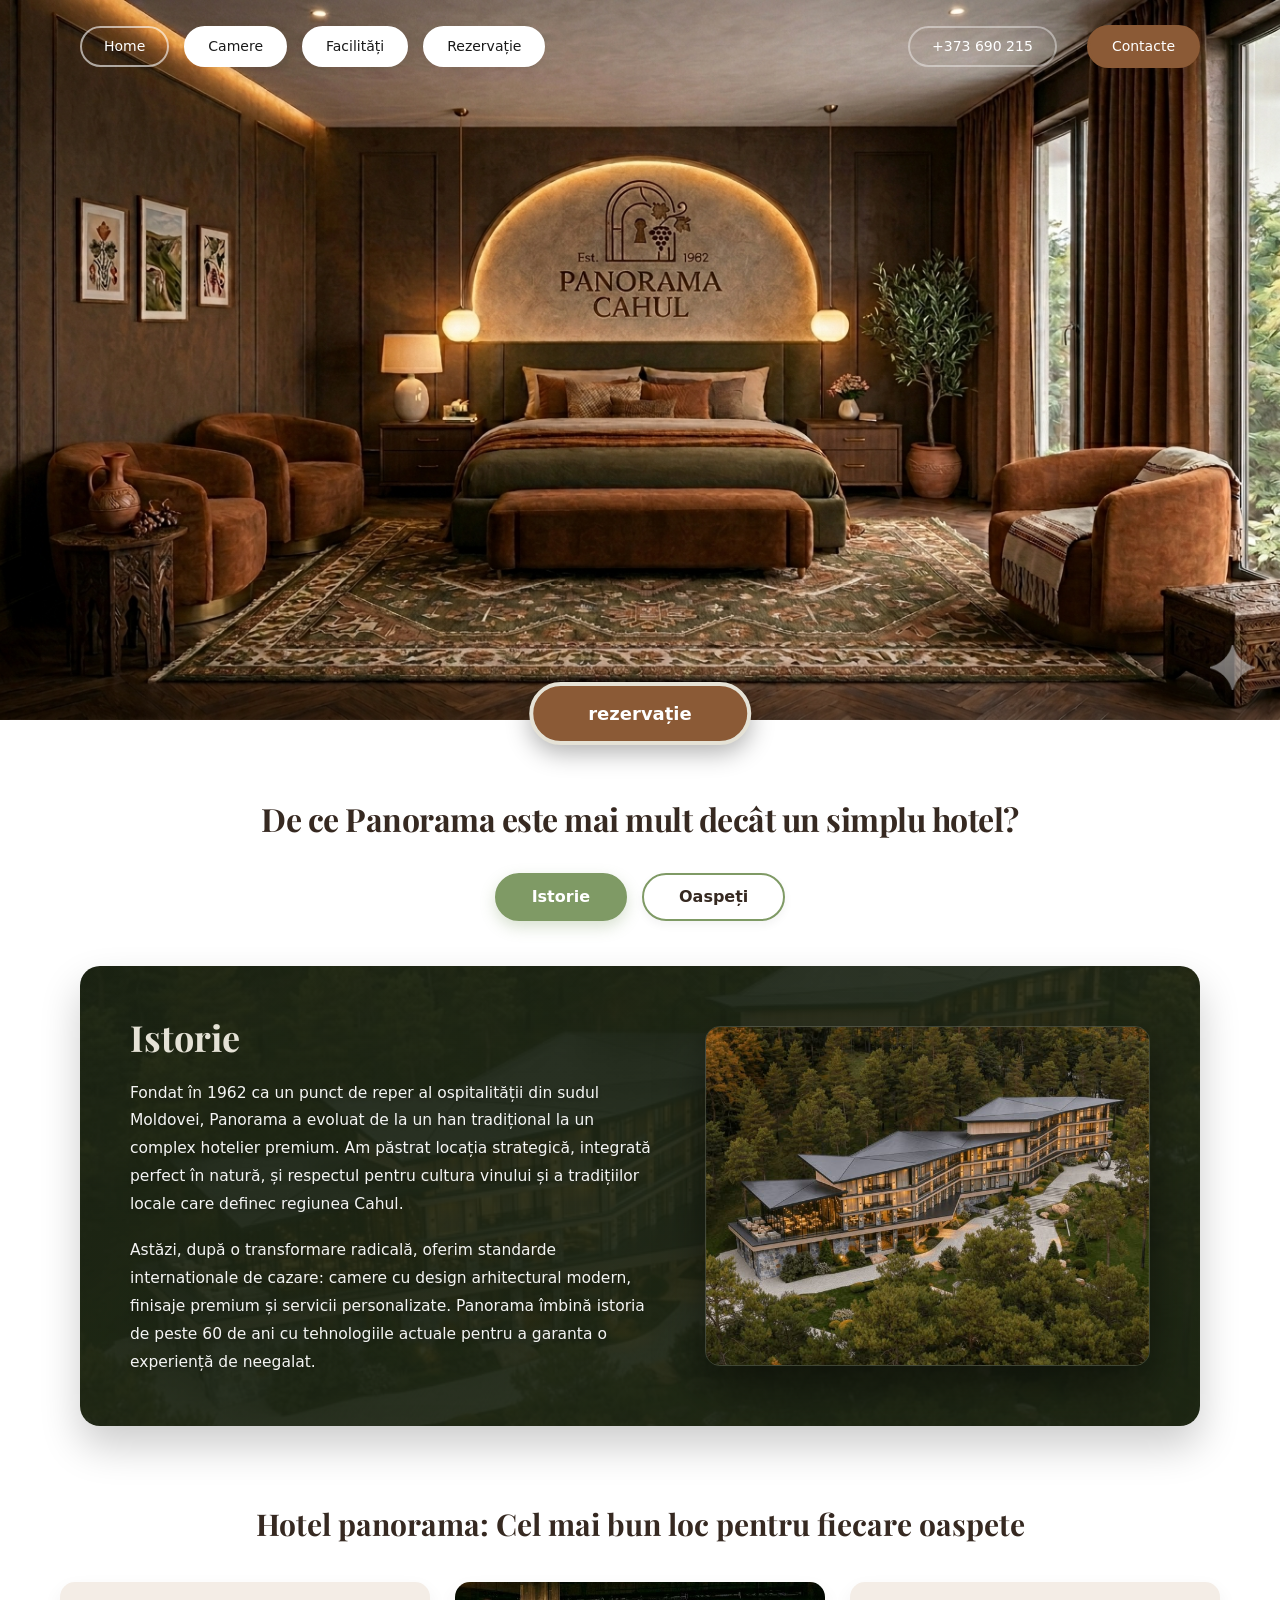
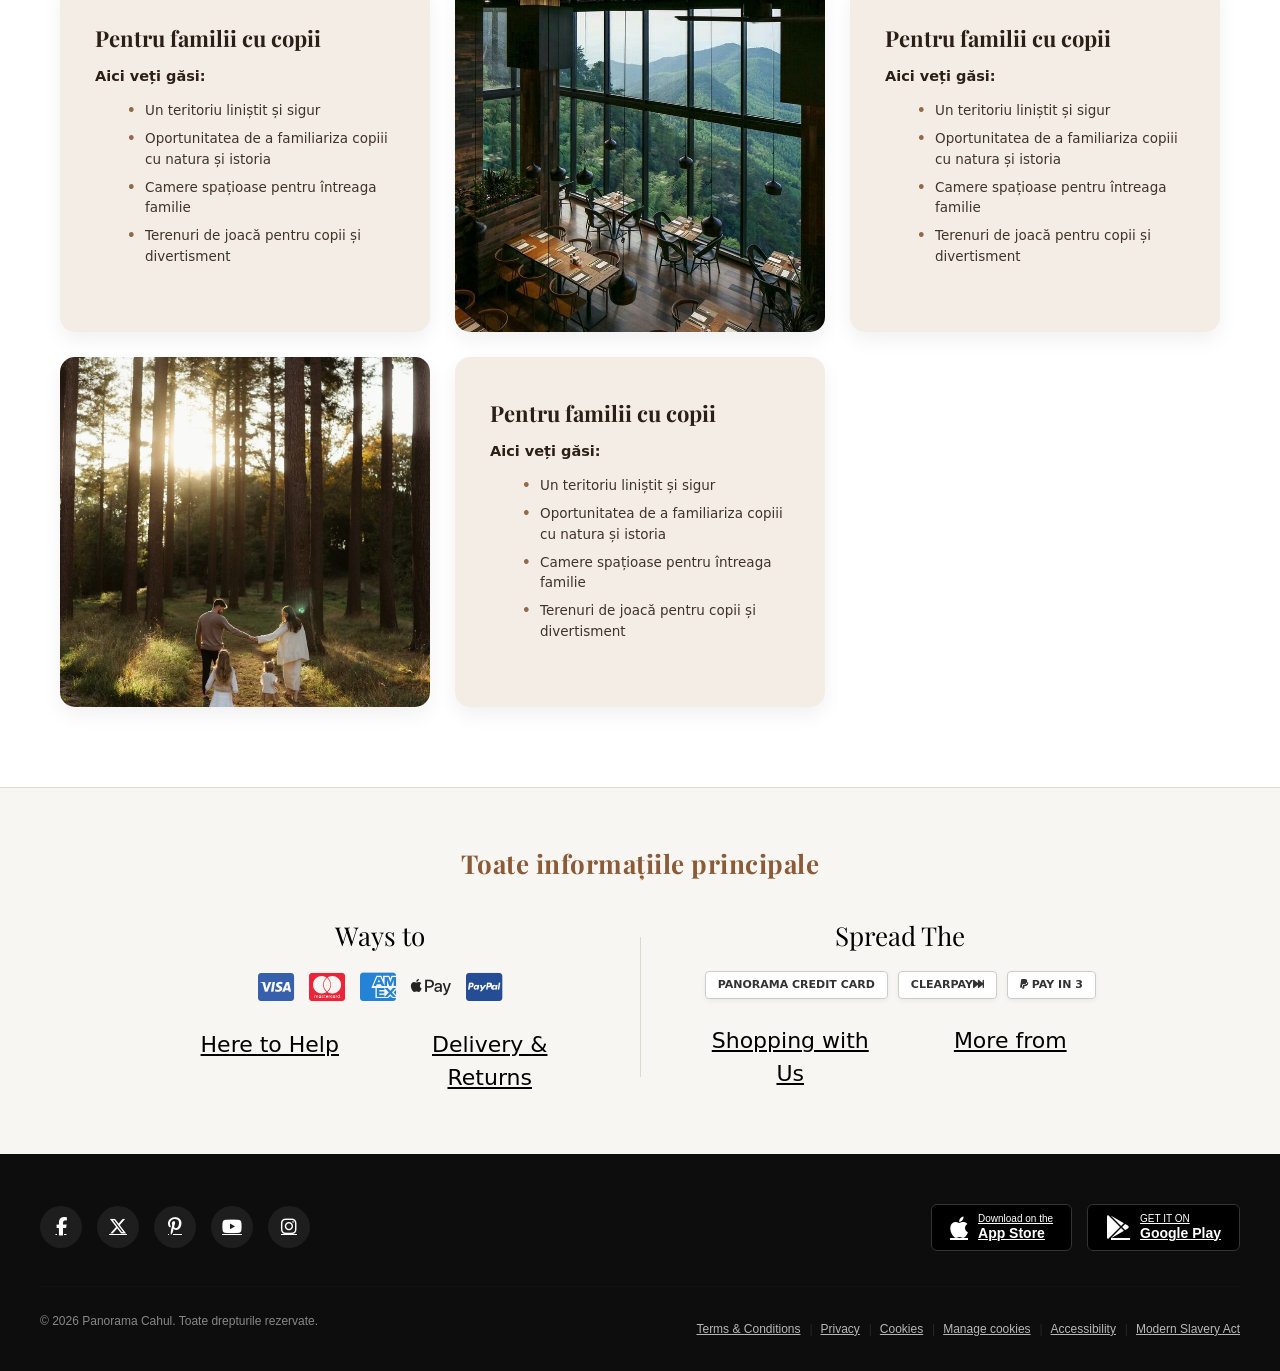
<file: index.html>
<!DOCTYPE html>
<html lang="ro">
<head>
    <meta name="viewport" content="width=device-width, initial-scale=1.0">
    <meta charset="UTF-8">
    <link rel="preconnect" href="https://fonts.googleapis.com">
     <link rel="icon" href="assets/images/icon2.png">
<link rel="preconnect" href="https://fonts.gstatic.com" crossorigin>
<link href="https://fonts.googleapis.com/css2?family=Playfair+Display:wght@600;700&family=Lato:wght@400;700&display=swap" rel="stylesheet">
    <title>Panorama Cahul - Home</title>
    <link rel="stylesheet" href="css/style.css">
   
    <link href="https://cdn.jsdelivr.net/npm/bootstrap@5.3.2/dist/css/bootstrap.min.css" rel="stylesheet">
    
    <style>
        
        .nav-links a, .nav-right a, .hero-cta-wrapper a, .tabs-navigation a {
            text-decoration: none !important;
        }
        
        
        #contactModal .modal-content {
            background-color: #2b1f17 !important; 
            border: 1px solid #8d6e53 !important; 
            color: #ffffff !important;
        }
        #contactModal .modal-header {
            border-bottom: 1px solid #4a3629 !important;
            background-color: #201610 !important;
        }
        #contactModal .modal-footer {
            border-top: 1px solid #4a3629 !important;
            background-color: #201610 !important;
        }
        #contactModal .text-muted {
            color: #c5b3a6 !important; 
        }
        #contactModal .text-dark {
            color: #ffffff !important; 
        }
        #contactModal .bg-light {
            background-color: #3d2d22 !important; 
        }
        #contactModal .modal-body i {
            color: #d4af37 !important; 
        }
        
        #contactModal .btn-custom-outline {
            border: 1px solid #8d6e53;
            color: #ffffff;
            background: transparent;
        }
        #contactModal .btn-custom-outline:hover {
            background: #4a3629;
            color: #ffffff;
        }
        #contactModal .btn-custom-filled {
            background-color: #8d6e53;
            color: #ffffff;
            border: none;
        }
        #contactModal .btn-custom-filled:hover {
            background-color: #705640;
            color: #ffffff;
        }

        
        .burger-menu {
    display: none;
    cursor: pointer;
    flex-direction: column;
    justify-content: center;
    align-items: center;
    gap: 5px;
    width: 90px;
    height: 35px;
    z-index: 1500;
    margin: 10px auto 0 auto;

    
    background-color: rgba(25, 18, 14, 0.65);
    border: 1px solid rgba(255, 255, 255, 0.25);
    border-radius: 50px;
    backdrop-filter: blur(12px) saturate(120%);
    -webkit-backdrop-filter: blur(12px) saturate(120%);
    padding: 0 18px;
    transition: all 0.2s ease;
}

.burger-menu:hover {
    background-color: rgba(25, 18, 14, 0.85);
    border-color: rgba(255, 255, 255, 0.4);
}
        
        .burger-menu span {
    display: block;
    height: 2px;
    width: 22px;
    background-color: #ffffff;
    transition: all 0.3s ease-in-out;
}

        
        @media (min-width: 992px) {
            .nav-container {
                display: flex;
                justify-content: space-between;
                align-items: center;
            }
            .nav-links {
                order: 1; 
            }
            .nav-right {
                order: 2; 
            }
        }

        @media (max-width: 991px) {
            
            .burger-menu {
                display: flex;
            }

            
            .nav-container {
                display: flex;
                flex-direction: column;
                align-items: center;
                width: 100%;
                position: relative;
                padding-top: 15px;
            }

            
            .nav-right {
                display: flex;
                justify-content: center;
                gap: 15px;
                width: 100%;
                margin-bottom: 5px;
                order: 1;
            }

            
            .burger-menu {
                order: 2;
            }

            
            .nav-links {
                display: flex;
                flex-direction: column;
                align-items: center;
                width: 100%;
                max-width: 90%;
                margin: 20px auto 0 auto;
                gap: 12px;
                order: 3;
                
                max-height: 0;
                opacity: 0;
                overflow: hidden;
                transition: max-height 0.45s cubic-bezier(0.4, 0, 0.2, 1), opacity 0.3s ease;
            }

            .nav-links a {
                display: block;
                width: 100%;
                padding: 14px 0;
                text-align: center;
                color: #ffffff !important;
                font-weight: bold;
                font-size: 16px;
                
                background-color: rgba(25, 18, 14, 0.65) !important; 
                border: 1px solid rgba(255, 255, 255, 0.15); 
                border-radius: 50px;
                
                backdrop-filter: blur(12px) saturate(120%);
                -webkit-backdrop-filter: blur(12px) saturate(120%);
                
                transition: all 0.2s ease;
            }

            .nav-links a.active, .nav-links a:hover {
                background-color: rgba(25, 18, 14, 0.85) !important;
                border-color: rgba(255, 255, 255, 0.35);
            }

            .nav-links.active {
                max-height: 350px; 
                opacity: 1;
            }

            .burger-menu.open span:nth-child(1) {
                transform: translateY(7px) rotate(45deg);
            }
            .burger-menu.open span:nth-child(2) {
                opacity: 0;
            }
            .burger-menu.open span:nth-child(3) {
                transform: translateY(-7px) rotate(-45deg);
            }
        }

        .offers-grid .offer-card.text-card {
            background-color: #f4ede6 !important;
            color: #2b1f17 !important;
        }
    </style>
</head>
<body>

<header class="main-header">
    <nav class="nav-container">
        <div class="nav-right">
            <a href="#" class="phone-link" data-bs-toggle="modal" data-bs-target="#contactModal">+373 690 215</a>
            <a href="pages/contacte.html" class="btn-contact">Contacte</a>
        </div>
        
        <div class="burger-menu" id="burgerToggle">
            <span></span>
            <span></span>
            <span></span>
        </div>

        <div class="nav-links" id="navLinks">
            <a href="index.html" class="active">Home</a>
            <a href="pages/camere.html">Camere</a>
            <a href="pages/facilitati.html">Facilități</a>
            <a href="pages/rezervatie.html">Rezervație</a>
        </div>
    </nav>
</header>

<main>
    <section class="hero-block">
        <div class="hero-cta-wrapper">
            <a href="pages/rezervatie.html" class="btn-reserve">rezervație</a>
        </div>
    </section>

    <section id="history" class="about-section">
        <h2>De ce Panorama este mai mult decât un simplu hotel?</h2>
        
        <div class="tabs-navigation">
            <a href="#history" class="tab-btn active" style="text-decoration: none; display: inline-block; text-align: center;">Istorie</a>
            <a href="#guests" class="tab-btn" style="text-decoration: none; display: inline-block; text-align: center;">Oaspeți</a>
        </div>

        <div class="tab-content">
            <div class="content-grid is-istorie">
                <div class="text-block">
                    <h3>Istorie</h3>
                    <p>Fondat în 1962 ca un punct de reper al ospitalității din sudul Moldovei, Panorama a evoluat de la un han tradițional la un complex hotelier premium. Am păstrat locația strategică, integrată perfect în natură, și respectul pentru cultura vinului și a tradițiilor locale care definec regiunea Cahul.</p>
                    <p>Astăzi, după o transformare radicală, oferim standarde internationale de cazare: camere cu design arhitectural modern, finisaje premium și servicii personalizate. Panorama îmbină istoria de peste 60 de ani cu tehnologiile actuale pentru a garanta o experiență de neegalat.</p>
                </div>
                <div class="image-block">
                    <img src="assets/images/hotel-ex.jpg" alt="Panorama Hotel Exterior">
                </div>
            </div>
        </div>
    </section>

    <section id="guests" class="offers-section">
        <h2>Hotel panorama: Cel mai bun loc pentru fiecare oaspete</h2>

        <div class="offers-grid">
            <div class="offer-card text-card">
                <h3>Pentru familii cu copii</h3>
                <p>Aici veți găsi:</p>
                <ul>
                    <li>Un teritoriu liniștit și sigur</li>
                    <li>Oportunitatea de a familiariza copiii cu natura și istoria</li>
                    <li>Camere spațioase pentru întreaga familie</li>
                    <li>Terenuri de joacă pentru copii și divertisment</li>
                </ul>
            </div>

            <div class="offer-card image-card">
                <img src="assets/images/restau.jpg" alt="Restaurant Panorama">
            </div>

            <div class="offer-card text-card">
                <h3>Pentru familii cu copii</h3>
                <p>Aici veți găsi:</p>
                <ul>
                    <li>Un teritoriu liniștit și sigur</li>
                    <li>Oportunitatea de a familiariza copiii cu natura și istoria</li>
                    <li>Camere spațioase pentru întreaga familie</li>
                    <li>Terenuri de joacă pentru copii și divertisment</li>
                </ul>
            </div>

            <div class="offer-card image-card">
                <img src="assets/images/family.webp" alt="Familie în natură">
            </div>

            <div class="offer-card text-card">
                <h3>Pentru familii cu copii</h3>
                <p>Aici veți găsi:</p>
                <ul>
                    <li>Un teritoriu liniștit și sigur</li>
                    <li>Oportunitatea de a familiariza copiii cu natura și istoria</li>
                    <li>Camere spațioase pentru întreaga familie</li>
                    <li>Terenuri de joacă pentru copii și divertisment</li>
                </ul>
            </div>
        </div>
    </section>

    <link rel="stylesheet" href="https://cdnjs.cloudflare.com/ajax/libs/font-awesome/6.4.0/css/all.min.css">

    <section class="info-section">
        <h2 class="info-title">Toate informațiile principale</h2>
        
        <div class="info-container">
            <div class="info-column">
                <h3>Ways to</h3>
                <div class="payment-icons">
                    <i class="fab fa-cc-visa" style="color: #1546a0;"></i>
                    <i class="fab fa-cc-mastercard" style="color: #eb001b;"></i>
                    <i class="fab fa-cc-amex" style="color: #016fd0;"></i>
                    <i class="fab fa-apple-pay" style="color: #000000;"></i>
                    <i class="fab fa-cc-paypal" style="color: #003087;"></i>
                </div>
                <div class="info-links-grid">
                    <a href="#">Here to Help</a>
                    <a href="#">Delivery & Returns</a>
                </div>
            </div>

            <div class="vertical-divider"></div>

            <div class="info-column">
                <h3>Spread The</h3>
                <div class="promo-badges">
                    <span class="badge-text">PANORAMA CREDIT CARD</span>
                    <span class="badge-text">clearpay<i class="fas fa-fast-forward"></i></span>
                    <span class="badge-text"><i class="fab fa-paypal"></i> Pay in 3</span>
                </div>
                <div class="info-links-grid">
                    <a href="#">Shopping with Us</a>
                    <a href="#">More from</a>
                </div>
            </div>
        </div>
    </section>
</main>

<footer>
    <div class="footer-container">
        <div class="footer-top-row">
            <div class="social-links">
                <a href="#"><i class="fab fa-facebook-f"></i></a>
                <a href="#"><i class="fab fa-x-twitter"></i></a> <a href="#"><i class="fab fa-pinterest-p"></i></a>
                <a href="#"><i class="fab fa-youtube"></i></a>
                <a href="#"><i class="fab fa-instagram"></i></a>
            </div>
            
            <div class="app-stores">
                <a href="#" class="store-btn"><i class="fab fa-apple"></i> <span>Download on the<br><b>App Store</b></span></a>
                <a href="#" class="store-btn"><i class="fab fa-google-play"></i> <span>GET IT ON<br><b>Google Play</b></span></a>
            </div>
        </div>

        <hr class="footer-line">

        <div class="footer-bottom-row">
            <p class="copyright">© 2026 Panorama Cahul. Toate drepturile rezervate.</p>
            <div class="legal-links">
                <a href="#">Terms & Conditions</a>
                <a href="#">Privacy</a>
                <a href="#">Cookies</a>
                <a href="#">Manage cookies</a>
                <a href="#">Accessibility</a>
                <a href="#">Modern Slavery Act</a>
            </div>
        </div>
    </div>
</footer>

<div class="modal fade" id="contactModal" tabindex="-1" aria-labelledby="contactModalLabel" aria-hidden="true">
  <div class="modal-dialog modal-dialog-centered">
    <div class="modal-content">
      <div class="modal-header">
        <h5 class="modal-title" id="contactModalLabel"><i class="fas fa-hotel me-2"></i> Contacte Panorama Cahul</h5>
        <button type="button" class="btn-close btn-close-white" data-bs-dismiss="modal" aria-label="Close"></button>
      </div>
      <div class="modal-body p-4">
        <p class="text-muted mb-4">Suntem la dispoziția dumneavoastră pentru orice detalii sau rezervări directe.</p>
        
        <div class="d-flex align-items-center mb-3">
            <div class="bg-light p-3 rounded-circle me-3">
                <i class="fas fa-phone-alt fa-lg"></i>
            </div>
            <div>
                <small class="text-muted d-block">Let's Talk / Telefon</small>
                <a href="tel:+373690215" class="text-decoration-none fw-bold fs-5 text-dark" style="color:#ffffff !important;">+373 690 215</a>
            </div>
        </div>

        <div class="d-flex align-items-center mb-3">
            <div class="bg-light p-3 rounded-circle me-3">
                <i class="fas fa-envelope fa-lg"></i>
            </div>
            <div>
                <small class="text-muted d-block">E-mail</small>
                <a href="mailto:info@panoramacahul.md" class="text-decoration-none fw-bold text-dark" style="color:#ffffff !important;">info@panoramacahul.md</a>
            </div>
        </div>

        <div class="d-flex align-items-center">
            <div class="bg-light p-3 rounded-circle me-3">
                <i class="fas fa-map-marker-alt fa-lg"></i>
            </div>
            <div>
                <small class="text-muted d-block">Adresă Complex</small>
                <span class="fw-bold text-dark">Mun. Cahul, Republica Moldova</span>
            </div>
        </div>
      </div>
      <div class="modal-footer">
        <button type="button" class="btn btn-custom-outline" data-bs-dismiss="modal">Închide</button>
        <a href="tel:+373690215" class="btn btn-custom-filled"><i class="fas fa-phone me-1"></i> Apeleză Acum</a>
      </div>
    </div>
  </div>
</div>

<script>
    document.querySelectorAll('.tabs-navigation a').forEach(anchor => {
        anchor.addEventListener('click', function (e) {
            e.preventDefault();
            const targetId = this.getAttribute('href');
            const targetElement = document.querySelector(targetId);
            
            if (targetElement) {
                targetElement.scrollIntoView({
                    behavior: 'smooth',
                    block: 'start'
                });
            }
        });
    });

    document.addEventListener('DOMContentLoaded', () => {
        const burger = document.getElementById('burgerToggle');
        const navLinks = document.getElementById('navLinks');

        burger.addEventListener('click', () => {
            burger.classList.toggle('open');
            navLinks.classList.toggle('active');
        });

        document.querySelectorAll('#navLinks a').forEach(link => {
            link.addEventListener('click', () => {
                burger.classList.remove('open');
                navLinks.classList.remove('active');
            });
        });
    });
</script>

<script src="https://cdn.jsdelivr.net/npm/bootstrap@5.3.2/dist/js/bootstrap.bundle.min.js"></script>

</body>
</html>
</file>
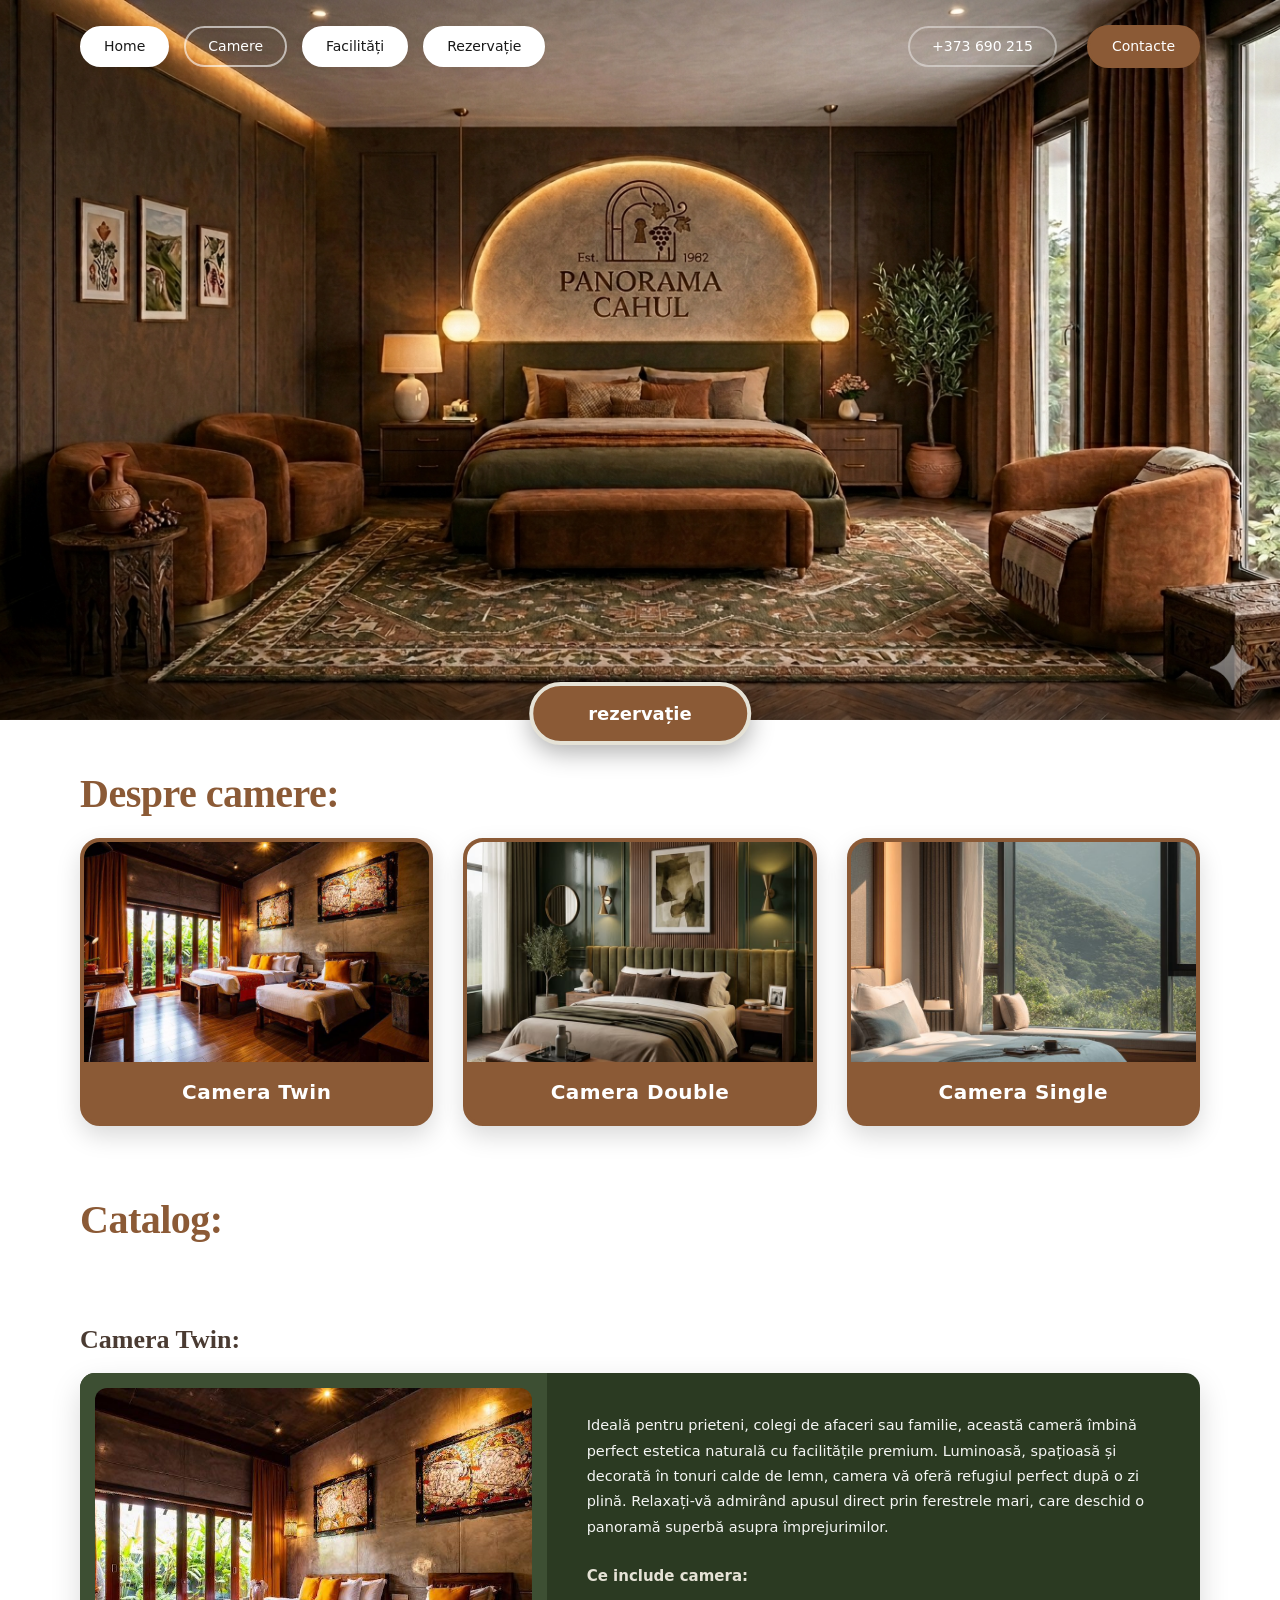
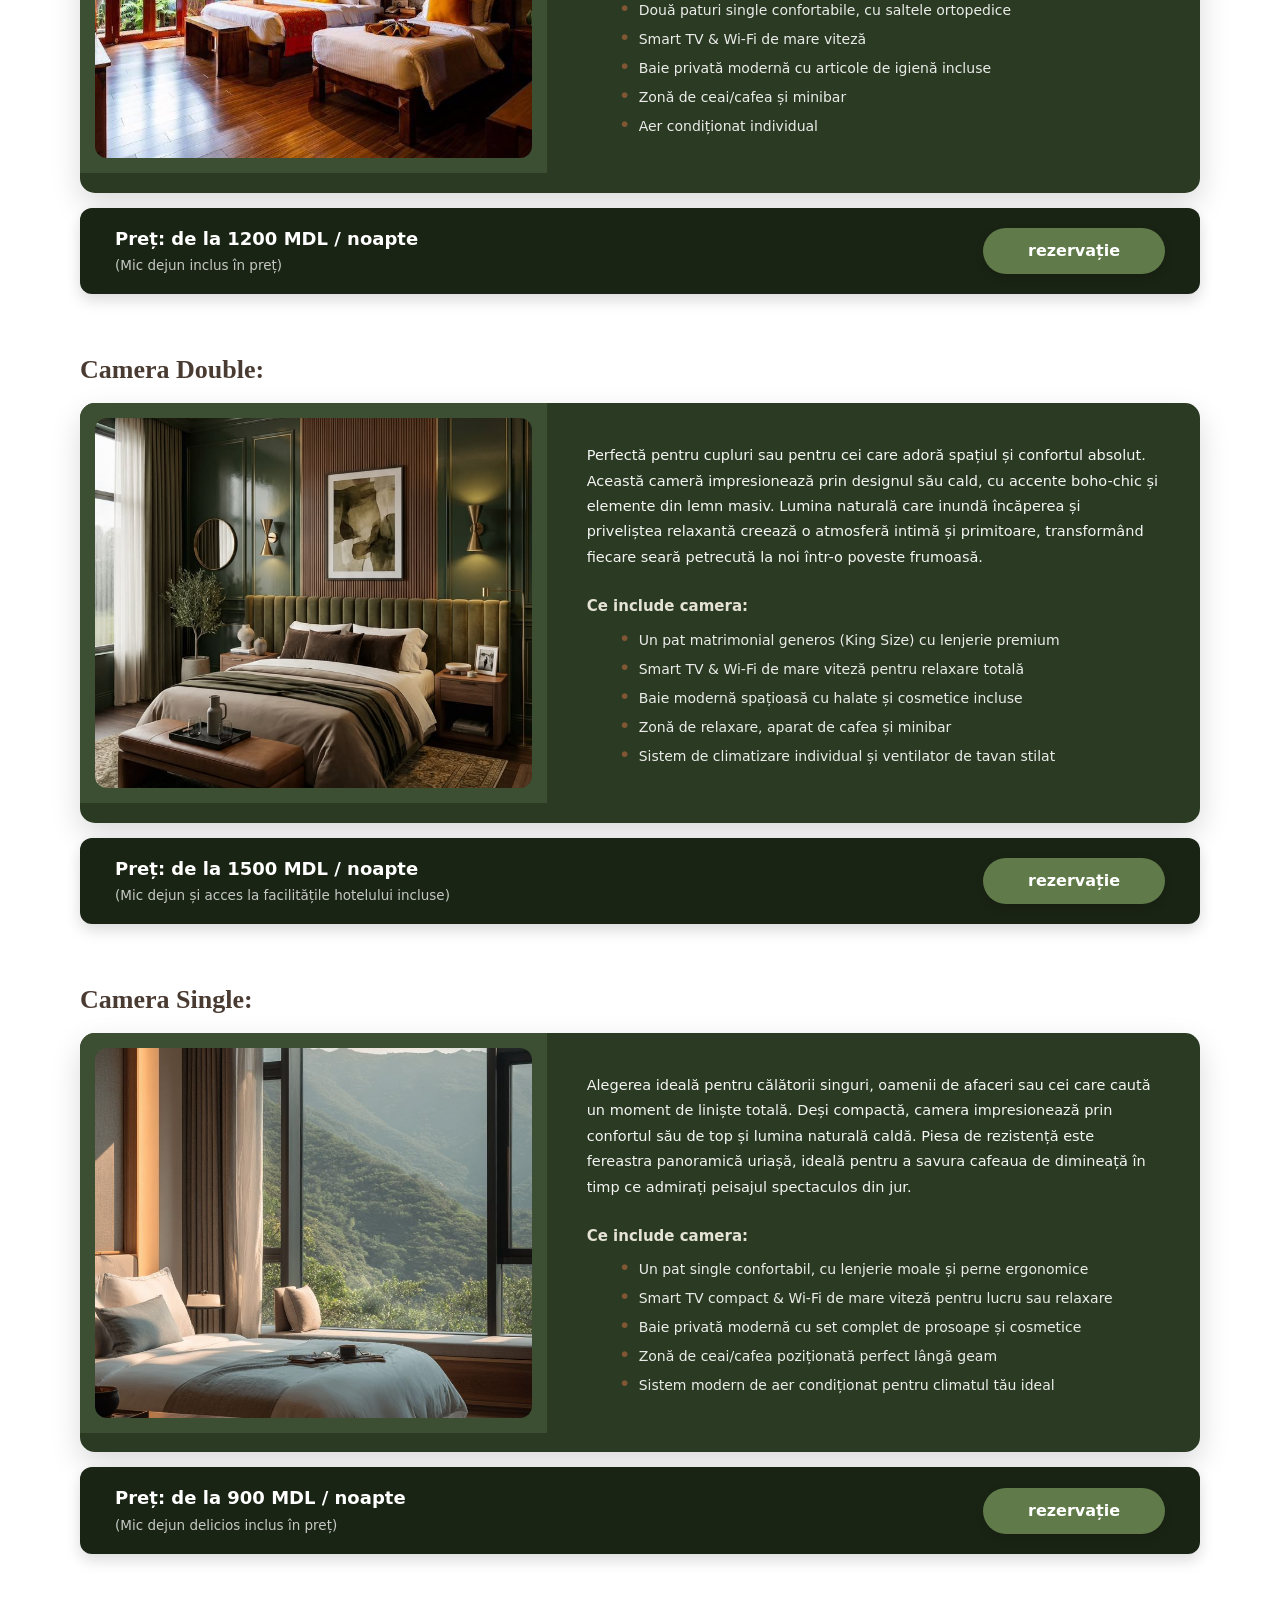
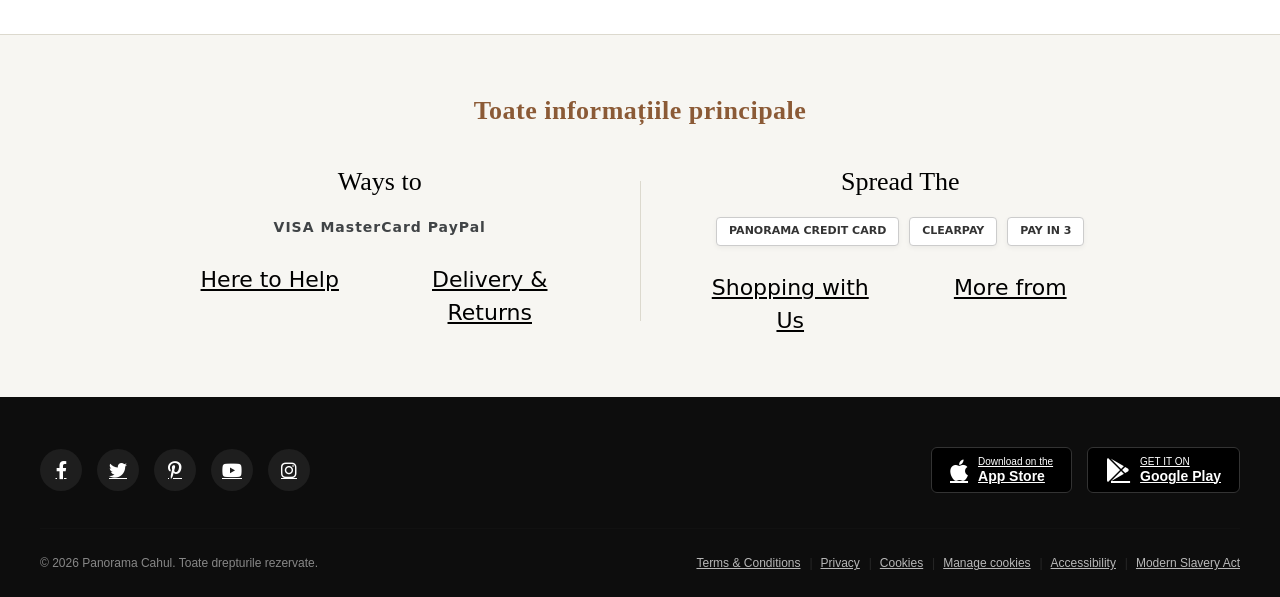
<file: pages/camere.html>
<!DOCTYPE html>
<html lang="ro">
<head>
    <meta name="viewport" content="width=device-width, initial-scale=1.0">
    <meta charset="UTF-8">
    <title>Camere - Panorama Cahul</title>
    <link rel="stylesheet" href="../css/style.css">
    <link rel="stylesheet" href="https://cdnjs.cloudflare.com/ajax/libs/font-awesome/6.0.0/css/all.min.css">
    <link href="https://cdn.jsdelivr.net/npm/bootstrap@5.3.2/dist/css/bootstrap.min.css" rel="stylesheet">
    
    <style>
        .nav-links a, .nav-right a, .hero-cta-wrapper a, .rooms-preview-grid a, .room-booking-bar a {
            text-decoration: none !important;
        }

        #contactModal .modal-content {
            background-color: #2b1f17 !important;
            border: 1px solid #8d6e53 !important;
            color: #ffffff !important;
        }
        #contactModal .modal-header {
            border-bottom: 1px solid #4a3629 !important;
            background-color: #201610 !important;
        }
        #contactModal .modal-footer {
            border-top: 1px solid #4a3629 !important;
            background-color: #201610 !important;
        }
        #contactModal .text-muted { color: #c5b3a6 !important; }
        #contactModal .text-dark { color: #ffffff !important; }
        #contactModal .bg-light { background-color: #3d2d22 !important; }
        #contactModal .modal-body i { color: #d4af37 !important; }
        #contactModal .btn-custom-outline {
            border: 1px solid #8d6e53;
            color: #ffffff;
            background: transparent;
        }
        #contactModal .btn-custom-outline:hover { background: #4a3629; color: #ffffff; }
        #contactModal .btn-custom-filled {
            background-color: #8d6e53;
            color: #ffffff;
            border: none;
        }
        #contactModal .btn-custom-filled:hover { background-color: #705640; color: #ffffff; }

        .burger-menu {
    display: none;
    cursor: pointer;
    flex-direction: column;
    justify-content: center;
    align-items: center;
    gap: 5px;
    width: 90px;
    height: 35px;
    z-index: 1500;
    margin: 10px auto 0 auto;

    background-color: rgba(25, 18, 14, 0.65);
    border: 1px solid rgba(255, 255, 255, 0.25);
    border-radius: 50px;
    backdrop-filter: blur(12px) saturate(120%);
    -webkit-backdrop-filter: blur(12px) saturate(120%);
    padding: 0 18px;
    transition: all 0.2s ease;
}

.burger-menu:hover {
    background-color: rgba(25, 18, 14, 0.85);
    border-color: rgba(255, 255, 255, 0.4);
}
        
        .burger-menu span {
    display: block;
    height: 2px;
    width: 22px;
    background-color: #ffffff;
    transition: all 0.3s ease-in-out;
}

        @media (min-width: 992px) {
            .nav-container {
                display: flex;
                justify-content: space-between;
                align-items: center;
            }
            .nav-links { order: 1; }
            .nav-right  { order: 2; }
        }

        @media (max-width: 991px) {
            .burger-menu { display: flex; }

            .nav-container {
                display: flex;
                flex-direction: column;
                align-items: center;
                width: 100%;
                position: relative;
                padding-top: 15px;
            }

            .nav-right {
                display: flex;
                justify-content: center;
                gap: 15px;
                width: 100%;
                margin-bottom: 5px;
                order: 1;
            }

            .burger-menu { order: 2; }

            .nav-links {
                display: flex;
                flex-direction: column;
                align-items: center;
                width: 100%;
                max-width: 90%;
                margin: 20px auto 0 auto;
                gap: 12px;
                order: 3;

                max-height: 0;
                opacity: 0;
                overflow: hidden;
                transition: max-height 0.45s cubic-bezier(0.4, 0, 0.2, 1), opacity 0.3s ease;
            }

            .nav-links a {
                display: block;
                width: 100%;
                padding: 14px 0;
                text-align: center;
                color: #ffffff !important;
                font-weight: bold;
                font-size: 16px;
                background-color: rgba(25, 18, 14, 0.65) !important;
                border: 1px solid rgba(255, 255, 255, 0.15);
                border-radius: 50px;
                backdrop-filter: blur(12px) saturate(120%);
                -webkit-backdrop-filter: blur(12px) saturate(120%);
                transition: all 0.2s ease;
            }

            .nav-links a.active,
            .nav-links a:hover {
                background-color: rgba(25, 18, 14, 0.85) !important;
                border-color: rgba(255, 255, 255, 0.35);
            }

            .nav-links.active {
                max-height: 350px;
                opacity: 1;
            }

            .burger-menu.open span:nth-child(1) { transform: translateY(7px) rotate(45deg); }
            .burger-menu.open span:nth-child(2) { opacity: 0; }
            .burger-menu.open span:nth-child(3) { transform: translateY(-7px) rotate(-45deg); }
        }
    </style>
</head>
<body>

    <header class="main-header">
        <nav class="nav-container">

            <div class="nav-right">
                <a href="#" class="phone-link" data-bs-toggle="modal" data-bs-target="#contactModal">+373 690 215</a>
                <a href="./contacte.html" class="btn-contact">Contacte</a>
            </div>

            <div class="burger-menu" id="burgerToggle">
                <span></span>
                <span></span>
                <span></span>
            </div>

            <div class="nav-links" id="navLinks">
                <a href="../index.html">Home</a>
                <a href="./camere.html" class="active">Camere</a>
                <a href="./facilitati.html">Facilități</a>
                <a href="./rezervatie.html">Rezervație</a>
            </div>

        </nav>
    </header>

    <section class="hero-block">
        <div class="hero-cta-wrapper">
            <a href="./rezervatie.html" class="btn-reserve">rezervație</a>
        </div>
    </section>

    <main class="rooms-page-container">
        
        <section class="rooms-preview-section">
            <h2 class="section-title-left">Despre camere:</h2>
            <div class="rooms-preview-grid">
                <a href="#room-twin" class="preview-card" style="text-decoration: none; display: block; color: inherit;">
                    <img src="../assets/images/twin.jpg" alt="Camera Twin">
                    <div class="preview-card-title">Camera Twin</div>
                </a>
                <a href="#room-double" class="preview-card" style="text-decoration: none; display: block; color: inherit;">
                    <img src="../assets/images/double.jpg" alt="Camera Double">
                    <div class="preview-card-title">Camera Double</div>
                </a>
                <a href="#room-single" class="preview-card" style="text-decoration: none; display: block; color: inherit;">
                    <img src="../assets/images/single.jpg" alt="Camera Single">
                    <div class="preview-card-title">Camera Single</div>
                </a>
            </div>
        </section>

        <section class="rooms-catalog-section">
            <h2 class="section-title-left">Catalog:</h2>

            <div class="catalog-item" id="room-twin">
                <h3 class="room-title">Camera Twin:</h3>
                <div class="room-card-detailed">
                    <div class="room-image-side">
                        <img src="../assets/images/twin.jpg" alt="Camera Twin">
                    </div>
                    <div class="room-info-side">
                        <p class="room-description">
                            Ideală pentru prieteni, colegi de afaceri sau familie, această cameră îmbină perfect estetica naturală cu facilitățile premium. Luminoasă, spațioasă și decorată în tonuri calde de lemn, camera vă oferă refugiul perfect după o zi plină. Relaxați-vă admirând apusul direct prin ferestrele mari, care deschid o panoramă superbă asupra împrejurimilor.
                        </p>
                        <div class="room-amenities">
                            <p>Ce include camera:</p>
                            <ul>
                                <li>Două paturi single confortabile, cu saltele ortopedice</li>
                                <li>Smart TV & Wi-Fi de mare viteză</li>
                                <li>Baie privată modernă cu articole de igienă incluse</li>
                                <li>Zonă de ceai/cafea și minibar</li>
                                <li>Aer condiționat individual</li>
                            </ul>
                        </div>
                    </div>
                </div>
                <div class="room-booking-bar">
                    <div class="room-price">
                        Preț: de la 1200 MDL / noapte <br>
                        <span>(Mic dejun inclus în preț)</span>
                    </div>
                    <a href="./rezervatie.html" class="btn-catalog-reserve">rezervație</a>
                </div>
            </div>

            <div class="catalog-item" id="room-double">
                <h3 class="room-title">Camera Double:</h3>
                <div class="room-card-detailed">
                    <div class="room-image-side">
                        <img src="../assets/images/double.jpg" alt="Camera Double">
                    </div>
                    <div class="room-info-side">
                        <p class="room-description">
                            Perfectă pentru cupluri sau pentru cei care adoră spațiul și confortul absolut. Această cameră impresionează prin designul său cald, cu accente boho-chic și elemente din lemn masiv. Lumina naturală care inundă încăperea și priveliștea relaxantă creează o atmosferă intimă și primitoare, transformând fiecare seară petrecută la noi într-o poveste frumoasă.
                        </p>
                        <div class="room-amenities">
                            <p>Ce include camera:</p>
                            <ul>
                                <li>Un pat matrimonial generos (King Size) cu lenjerie premium</li>
                                <li>Smart TV & Wi-Fi de mare viteză pentru relaxare totală</li>
                                <li>Baie modernă spațioasă cu halate și cosmetice incluse</li>
                                <li>Zonă de relaxare, aparat de cafea și minibar</li>
                                <li>Sistem de climatizare individual și ventilator de tavan stilat</li>
                            </ul>
                        </div>
                    </div>
                </div>
                <div class="room-booking-bar">
                    <div class="room-price">
                        Preț: de la 1500 MDL / noapte <br>
                        <span>(Mic dejun și acces la facilitățile hotelului incluse)</span>
                    </div>
                    <a href="./rezervatie.html" class="btn-catalog-reserve">rezervație</a>
                </div>
            </div>

            <div class="catalog-item" id="room-single">
                <h3 class="room-title">Camera Single:</h3>
                <div class="room-card-detailed">
                    <div class="room-image-side">
                        <img src="../assets/images/single.jpg" alt="Camera Single">
                    </div>
                    <div class="room-info-side">
                        <p class="room-description">
                            Alegerea ideală pentru călătorii singuri, oamenii de afaceri sau cei care caută un moment de liniște totală. Deși compactă, camera impresionează prin confortul său de top și lumina naturală caldă. Piesa de rezistență este fereastra panoramică uriașă, ideală pentru a savura cafeaua de dimineață în timp ce admirați peisajul spectaculos din jur.
                        </p>
                        <div class="room-amenities">
                            <p>Ce include camera:</p>
                            <ul>
                                <li>Un pat single confortabil, cu lenjerie moale și perne ergonomice</li>
                                <li>Smart TV compact & Wi-Fi de mare viteză pentru lucru sau relaxare</li>
                                <li>Baie privată modernă cu set complet de prosoape și cosmetice</li>
                                <li>Zonă de ceai/cafea poziționată perfect lângă geam</li>
                                <li>Sistem modern de aer condiționat pentru climatul tău ideal</li>
                            </ul>
                        </div>
                    </div>
                </div>
                <div class="room-booking-bar">
                    <div class="room-price">
                        Preț: de la 900 MDL / noapte <br>
                        <span>(Mic dejun delicios inclus în preț)</span>
                    </div>
                    <a href="./rezervatie.html" class="btn-catalog-reserve">rezervație</a>
                </div>
            </div>

        </section>
    </main>

    <section class="info-section">
        <h2 class="info-title">Toate informațiile principale</h2>
        <div class="info-container">
            <div class="info-column">
                <h3>Ways to</h3>
                <div class="payment-icons">
                    <span style="font-size:14px; font-weight:bold; letter-spacing:1px;">VISA MasterCard PayPal</span>
                </div>
                <div class="info-links-grid">
                    <a href="#">Here to Help</a>
                    <a href="#">Delivery & Returns</a>
                </div>
            </div>
            <div class="vertical-divider"></div>
            <div class="info-column">
                <h3>Spread The</h3>
                <div class="promo-badges">
                    <span class="badge-text">PANORAMA Credit Card</span>
                    <span class="badge-text">clearpay</span>
                    <span class="badge-text">Pay in 3</span>
                </div>
                <div class="info-links-grid">
                    <a href="#">Shopping with Us</a>
                    <a href="#">More from</a>
                </div>
            </div>
        </div>
    </section>

    <footer>
        <div class="footer-container">
            <div class="footer-top-row">
                <div class="social-links">
                    <a href="#"><i class="fab fa-facebook-f"></i></a>
                    <a href="#"><i class="fab fa-twitter"></i></a>
                    <a href="#"><i class="fab fa-pinterest-p"></i></a>
                    <a href="#"><i class="fab fa-youtube"></i></a>
                    <a href="#"><i class="fab fa-instagram"></i></a>
                </div>
                <div class="app-stores">
                    <a href="#" class="store-btn">
                        <i class="fab fa-apple"></i>
                        <span>Download on the<br><b>App Store</b></span>
                    </a>
                    <a href="#" class="store-btn">
                        <i class="fab fa-google-play"></i>
                        <span>GET IT ON<br><b>Google Play</b></span>
                    </a>
                </div>
            </div>
            <hr class="footer-line">
            <div class="footer-bottom-row">
                <div class="copyright">© 2026 Panorama Cahul. Toate drepturile rezervate.</div>
                <div class="legal-links">
                    <a href="#">Terms & Conditions</a>
                    <a href="#">Privacy</a>
                    <a href="#">Cookies</a>
                    <a href="#">Manage cookies</a>
                    <a href="#">Accessibility</a>
                    <a href="#">Modern Slavery Act</a>
                </div>
            </div>
        </div>
    </footer>

    <div class="modal fade" id="contactModal" tabindex="-1" aria-labelledby="contactModalLabel" aria-hidden="true">
      <div class="modal-dialog modal-dialog-centered">
        <div class="modal-content">
          <div class="modal-header">
            <h5 class="modal-title" id="contactModalLabel"><i class="fas fa-hotel me-2"></i> Contacte Panorama Cahul</h5>
            <button type="button" class="btn-close btn-close-white" data-bs-dismiss="modal" aria-label="Close"></button>
          </div>
          <div class="modal-body p-4">
            <p class="text-muted mb-4">Suntem la dispoziția dumneavoastră pentru orice detalii sau rezervări directe.</p>
            <div class="d-flex align-items-center mb-3">
                <div class="bg-light p-3 rounded-circle me-3">
                    <i class="fas fa-phone-alt fa-lg"></i>
                </div>
                <div>
                    <small class="text-muted d-block">Let's Talk / Telefon</small>
                    <a href="tel:+373690215" class="text-decoration-none fw-bold fs-5 text-dark" style="color:#ffffff !important;">+373 690 215</a>
                </div>
            </div>
            <div class="d-flex align-items-center mb-3">
                <div class="bg-light p-3 rounded-circle me-3">
                    <i class="fas fa-envelope fa-lg"></i>
                </div>
                <div>
                    <small class="text-muted d-block">E-mail</small>
                    <a href="mailto:info@panoramacahul.md" class="text-decoration-none fw-bold text-dark" style="color:#ffffff !important;">info@panoramacahul.md</a>
                </div>
            </div>
            <div class="d-flex align-items-center">
                <div class="bg-light p-3 rounded-circle me-3">
                    <i class="fas fa-map-marker-alt fa-lg"></i>
                </div>
                <div>
                    <small class="text-muted d-block">Adresă Complex</small>
                    <span class="fw-bold text-dark">Mun. Cahul, Republica Moldova</span>
                </div>
            </div>
          </div>
          <div class="modal-footer">
            <button type="button" class="btn btn-custom-outline" data-bs-dismiss="modal">Închide</button>
            <a href="tel:+373690215" class="btn btn-custom-filled"><i class="fas fa-phone me-1"></i> Apeleză Acum</a>
          </div>
        </div>
      </div>
    </div>

    <script>
        document.querySelectorAll('.rooms-preview-grid a').forEach(anchor => {
            anchor.addEventListener('click', function (e) {
                e.preventDefault();
                const targetElement = document.querySelector(this.getAttribute('href'));
                if (targetElement) {
                    targetElement.scrollIntoView({ behavior: 'smooth', block: 'start' });
                }
            });
        });

        document.addEventListener('DOMContentLoaded', () => {
            const burger   = document.getElementById('burgerToggle');
            const navLinks = document.getElementById('navLinks');

            burger.addEventListener('click', () => {
                burger.classList.toggle('open');
                navLinks.classList.toggle('active');
            });

            document.querySelectorAll('#navLinks a').forEach(link => {
                link.addEventListener('click', () => {
                    burger.classList.remove('open');
                    navLinks.classList.remove('active');
                });
            });
        });
    </script>

    <script src="https://cdn.jsdelivr.net/npm/bootstrap@5.3.2/dist/js/bootstrap.bundle.min.js"></script>

</body>
</html>
</file>
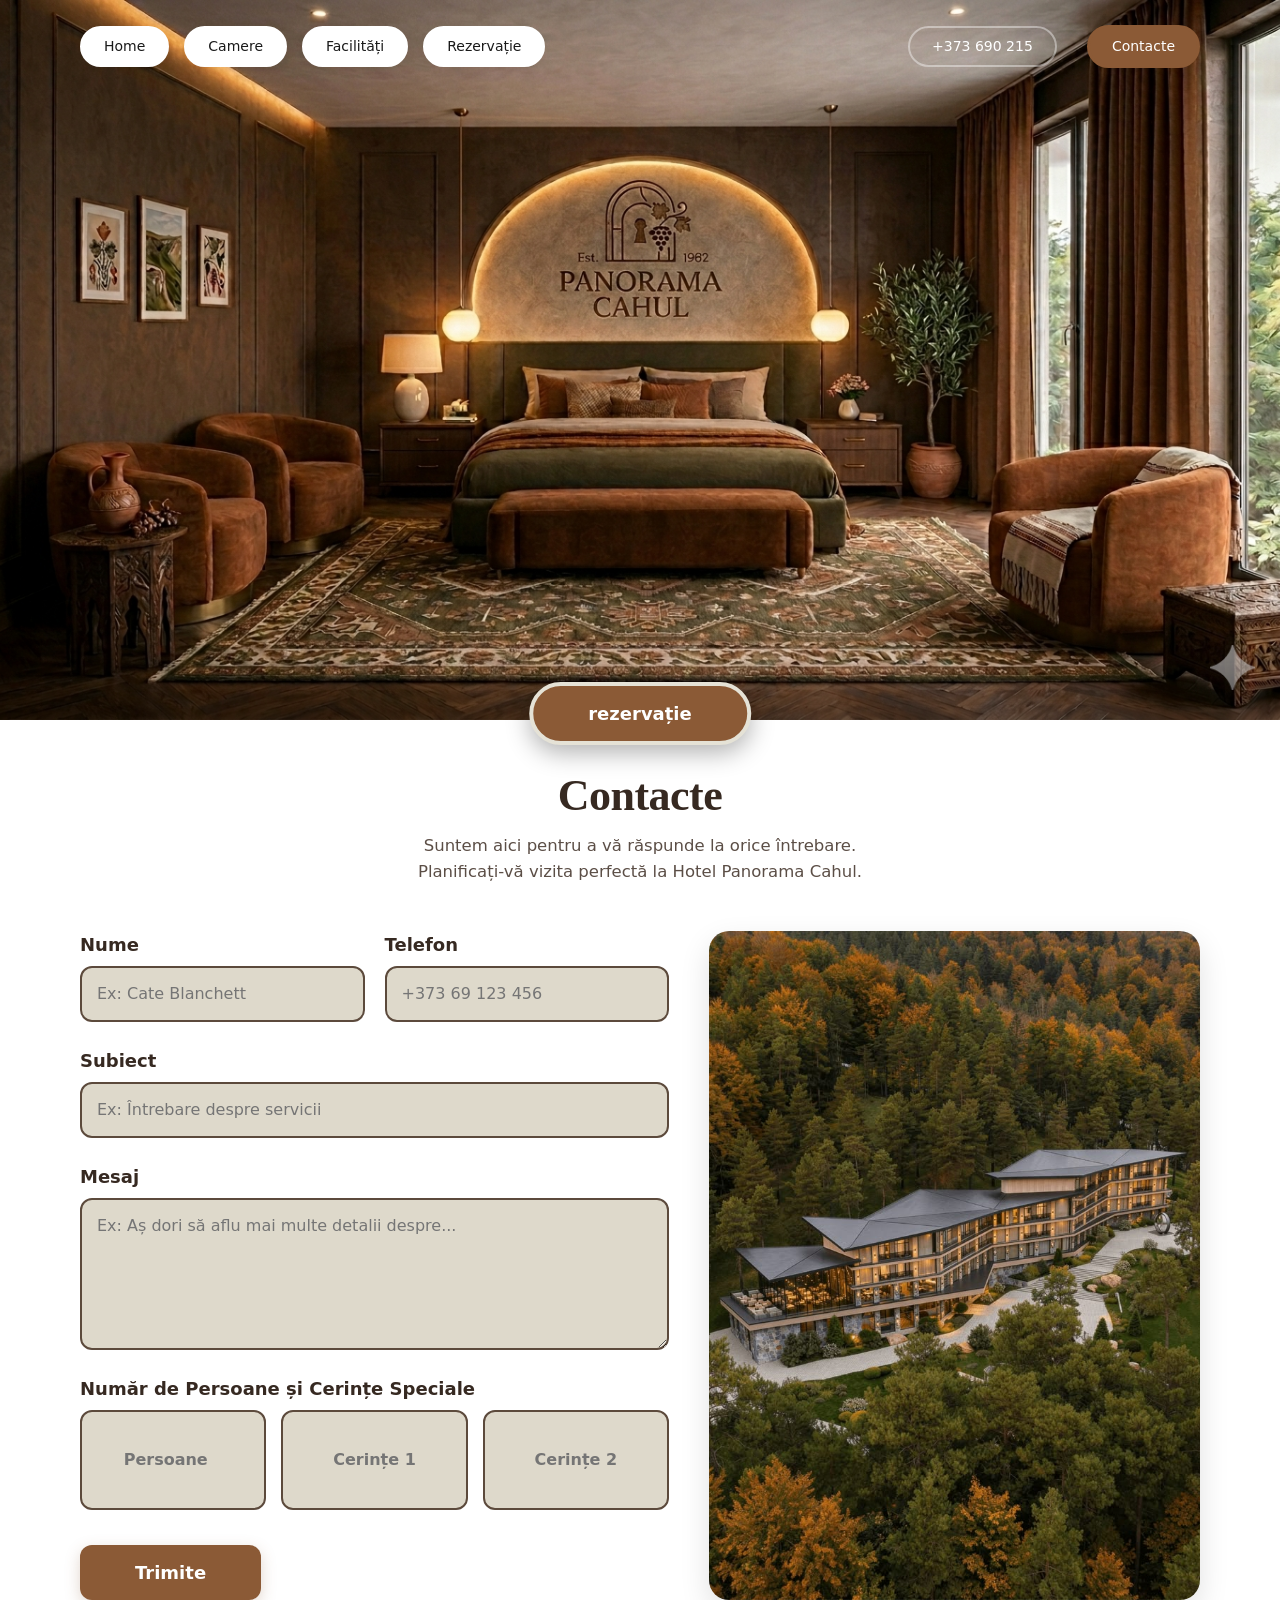
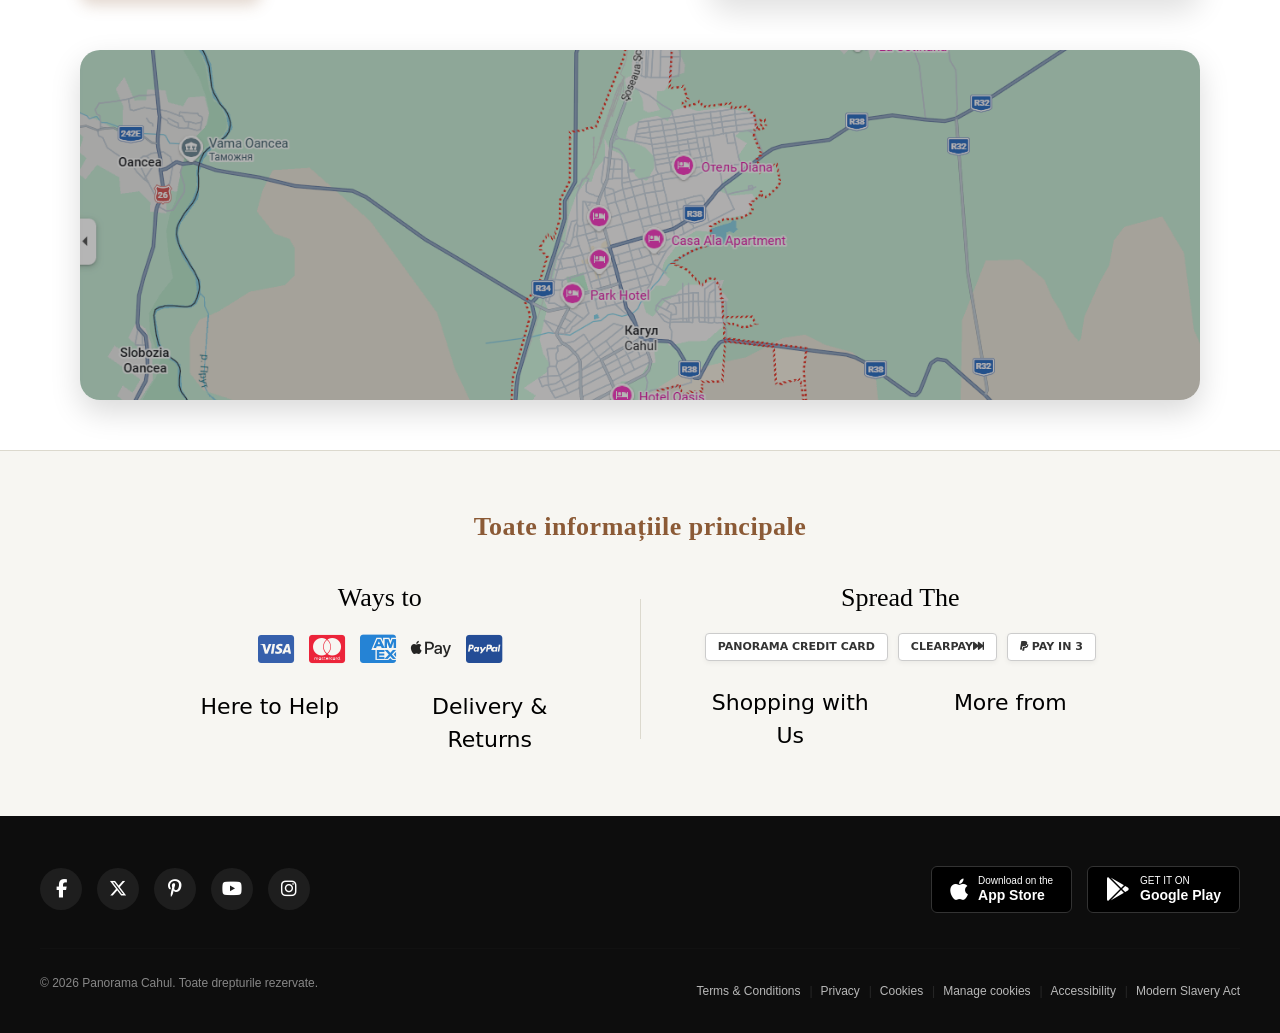
<file: pages/contacte.html>
<!DOCTYPE html>
<html lang="ro">
<head>
    <meta charset="UTF-8">
    <meta name="viewport" content="width=device-width, initial-scale=1.0">
    <title>Panorama Cahul - Contacte</title>
    
    <link rel="stylesheet" href="../css/style.css">
    <link rel="stylesheet" href="https://cdnjs.cloudflare.com/ajax/libs/font-awesome/6.4.0/css/all.min.css">
    <link href="https://cdn.jsdelivr.net/npm/bootstrap@5.3.2/dist/css/bootstrap.min.css" rel="stylesheet">
    
    <style>
        .nav-links a, .nav-right a, .hero-cta-wrapper a, .info-links-grid a, .legal-links a, .social-links a, .store-btn {
            text-decoration: none !important;
        }

        #contactModal .modal-content {
            background-color: #2b1f17 !important;
            border: 1px solid #8d6e53 !important;
            color: #ffffff !important;
        }
        #contactModal .modal-header {
            border-bottom: 1px solid #4a3629 !important;
            background-color: #201610 !important;
        }
        #contactModal .modal-footer {
            border-top: 1px solid #4a3629 !important;
            background-color: #201610 !important;
        }
        #contactModal .text-muted { color: #c5b3a6 !important; }
        #contactModal .text-dark { color: #ffffff !important; }
        #contactModal .bg-light { background-color: #3d2d22 !important; }
        #contactModal .modal-body i { color: #d4af37 !important; }
        #contactModal .btn-custom-outline {
            border: 1px solid #8d6e53;
            color: #ffffff;
            background: transparent;
        }
        #contactModal .btn-custom-outline:hover { background: #4a3629; color: #ffffff; }
        #contactModal .btn-custom-filled {
            background-color: #8d6e53;
            color: #ffffff;
            border: none;
        }
        #contactModal .btn-custom-filled:hover { background-color: #705640; color: #ffffff; }

        .burger-menu {
    display: none;
    cursor: pointer;
    flex-direction: column;
    justify-content: center;
    align-items: center;
    gap: 5px;
    width: 90px;
    height: 35px;
    z-index: 1500;
    margin: 10px auto 0 auto;

    background-color: rgba(25, 18, 14, 0.65);
    border: 1px solid rgba(255, 255, 255, 0.25);
    border-radius: 50px;
    backdrop-filter: blur(12px) saturate(120%);
    -webkit-backdrop-filter: blur(12px) saturate(120%);
    padding: 0 18px;
    transition: all 0.2s ease;
}

.burger-menu:hover {
    background-color: rgba(25, 18, 14, 0.85);
    border-color: rgba(255, 255, 255, 0.4);
}
        
        .burger-menu span {
    display: block;
    height: 2px;
    width: 22px;
    background-color: #ffffff;
    transition: all 0.3s ease-in-out;
}

        @media (min-width: 992px) {
            .nav-container {
                display: flex;
                justify-content: space-between;
                align-items: center;
            }
            .nav-links { order: 1; }
            .nav-right  { order: 2; }
        }

        @media (max-width: 991px) {
            .burger-menu { display: flex; }

            .nav-container {
                display: flex;
                flex-direction: column;
                align-items: center;
                width: 100%;
                position: relative;
                padding-top: 15px;
            }

            .nav-right {
                display: flex;
                justify-content: center;
                gap: 15px;
                width: 100%;
                margin-bottom: 5px;
                order: 1;
            }

            .burger-menu { order: 2; }

            .nav-links {
                display: flex;
                flex-direction: column;
                align-items: center;
                width: 100%;
                max-width: 90%;
                margin: 20px auto 0 auto;
                gap: 12px;
                order: 3;

                max-height: 0;
                opacity: 0;
                overflow: hidden;
                transition: max-height 0.45s cubic-bezier(0.4, 0, 0.2, 1), opacity 0.3s ease;
            }

            .nav-links a {
                display: block;
                width: 100%;
                padding: 14px 0;
                text-align: center;
                color: #ffffff !important;
                font-weight: bold;
                font-size: 16px;
                background-color: rgba(25, 18, 14, 0.65) !important;
                border: 1px solid rgba(255, 255, 255, 0.15);
                border-radius: 50px;
                backdrop-filter: blur(12px) saturate(120%);
                -webkit-backdrop-filter: blur(12px) saturate(120%);
                transition: all 0.2s ease;
            }

            .nav-links a.active,
            .nav-links a:hover {
                background-color: rgba(25, 18, 14, 0.85) !important;
                border-color: rgba(255, 255, 255, 0.35);
            }

            .nav-links.active {
                max-height: 350px;
                opacity: 1;
            }

            .burger-menu.open span:nth-child(1) { transform: translateY(7px) rotate(45deg); }
            .burger-menu.open span:nth-child(2) { opacity: 0; }
            .burger-menu.open span:nth-child(3) { transform: translateY(-7px) rotate(-45deg); }
        }
    </style>
</head>
<body>

    <header class="main-header">
        <nav class="nav-container">

            <div class="nav-right">
                <a href="#" class="phone-link" data-bs-toggle="modal" data-bs-target="#contactModal">+373 690 215</a>
                <a href="contacte.html" class="btn-contact active">Contacte</a>
            </div>

            <div class="burger-menu" id="burgerToggle">
                <span></span>
                <span></span>
                <span></span>
            </div>

            <div class="nav-links" id="navLinks">
                <a href="../index.html">Home</a>
                <a href="camere.html">Camere</a>
                <a href="facilitati.html">Facilități</a>
                <a href="rezervatie.html">Rezervație</a>
            </div>

        </nav>
    </header>

    <main>
        <section class="hero-block" style="background-image: url('../assets/images/hotel-hero.png');">
            <div class="hero-cta-wrapper">
                <a href="rezervatie.html" class="btn-reserve">rezervație</a>
            </div>
        </section>

        <section class="contact-section-area">
            <div class="contact-main-container">
                <h2 class="contact-page-title">Contacte</h2>
                <p class="contact-page-subtitle">Suntem aici pentru a vă răspunde la orice întrebare.<br>Planificați-vă vizita perfectă la Hotel Panorama Cahul.</p>

                <div class="contact-grid-layout">
                    
                    <form class="contact-inputs-form" id="contactForm">
                        <div class="inputs-inline-row">
                            <div class="input-field-group">
                                <label for="name">Nume</label>
                                <input type="text" id="name" name="name" placeholder="Ex: Cate Blanchett" required>
                            </div>
                            <div class="input-field-group">
                                <label for="phone">Telefon</label>
                                <input type="tel" id="phone" name="phone" placeholder="+373 69 123 456" required>
                            </div>
                        </div>

                        <div class="input-field-group">
                            <label for="subject">Subiect</label>
                            <input type="text" id="subject" name="subject" placeholder="Ex: Întrebare despre servicii">
                        </div>

                        <div class="input-field-group">
                            <label for="message">Mesaj</label>
                            <textarea id="message" name="message" rows="5" placeholder="Ex: Aș dori să aflu mai multe detalii despre..."></textarea>
                        </div>

                        <div class="input-field-group full-width-label">
                            <label class="triple-inputs-title">Număr de Persoane și Cerințe Specialе</label>
                            <div class="triple-fields-row">
                                <input type="number" id="guests" min="1" placeholder="Persoane" name="guests">
                                <input type="text" id="req1" placeholder="Cerințe 1" name="req1">
                                <input type="text" id="req2" placeholder="Cerințe 2" name="req2">
                            </div>
                        </div>

                        <div class="submit-button-holder">
                            <button type="submit" class="contact-submit-btn">Trimite</button>
                        </div>
                    </form>

                    <div class="contact-side-image">
                        <img src="../assets/images/hotel-ex.jpg" alt="Hotel Panorama View">
                    </div>
                </div>

                <div class="contact-map-wrapper">
                    <a href="https://www.google.com/maps/search/?api=1&query=Hotel+Panorama+Cahul" target="_blank" class="map-link">
                        <img src="../assets/images/Снимок экрана 2026-06-05 003301.png" alt="Map Cahul">
                        <div class="map-overlay">
                            <span>Deschide în Google Maps</span>
                        </div>
                    </a>
                </div>
            </div>
        </section>
    </main>

    <section class="info-section">
        <h2 class="info-title">Toate informațiile principale</h2>
        <div class="info-container">
            <div class="info-column">
                <h3>Ways to</h3>
                <div class="payment-icons">
                    <i class="fab fa-cc-visa" style="color: #1546a0;"></i>
                    <i class="fab fa-cc-mastercard" style="color: #eb001b;"></i>
                    <i class="fab fa-cc-amex" style="color: #016fd0;"></i>
                    <i class="fab fa-apple-pay" style="color: #000000;"></i>
                    <i class="fab fa-cc-paypal" style="color: #003087;"></i>
                </div>
                <div class="info-links-grid">
                    <a href="#">Here to Help</a>
                    <a href="#">Delivery & Returns</a>
                </div>
            </div>
            <div class="vertical-divider"></div>
            <div class="info-column">
                <h3>Spread The</h3>
                <div class="promo-badges">
                    <span class="badge-text">PANORAMA CREDIT CARD</span>
                    <span class="badge-text">clearpay<i class="fas fa-fast-forward"></i></span>
                    <span class="badge-text"><i class="fab fa-paypal"></i> Pay in 3</span>
                </div>
                <div class="info-links-grid">
                    <a href="#">Shopping with Us</a>
                    <a href="#">More from</a>
                </div>
            </div>
        </div>
    </section>

    <footer>
        <div class="footer-container">
            <div class="footer-top-row">
                <div class="social-links">
                    <a href="#"><i class="fab fa-facebook-f"></i></a>
                    <a href="#"><i class="fab fa-x-twitter"></i></a>
                    <a href="#"><i class="fab fa-pinterest-p"></i></a>
                    <a href="#"><i class="fab fa-youtube"></i></a>
                    <a href="#"><i class="fab fa-instagram"></i></a>
                </div>
                <div class="app-stores">
                    <a href="#" class="store-btn"><i class="fab fa-apple"></i> <span>Download on the<br><b>App Store</b></span></a>
                    <a href="#" class="store-btn"><i class="fab fa-google-play"></i> <span>GET IT ON<br><b>Google Play</b></span></a>
                </div>
            </div>
            <hr class="footer-line">
            <div class="footer-bottom-row">
                <p class="copyright">© 2026 Panorama Cahul. Toate drepturile rezervate.</p>
                <div class="legal-links">
                    <a href="#">Terms & Conditions</a>
                    <a href="#">Privacy</a>
                    <a href="#">Cookies</a>
                    <a href="#">Manage cookies</a>
                    <a href="#">Accessibility</a>
                    <a href="#">Modern Slavery Act</a>
                </div>
            </div>
        </div>
    </footer>

    <div class="modal fade" id="contactModal" tabindex="-1" aria-labelledby="contactModalLabel" aria-hidden="true">
      <div class="modal-dialog modal-dialog-centered">
        <div class="modal-content">
          <div class="modal-header">
            <h5 class="modal-title" id="contactModalLabel"><i class="fas fa-hotel me-2"></i> Contacte Panorama Cahul</h5>
            <button type="button" class="btn-close btn-close-white" data-bs-dismiss="modal" aria-label="Close"></button>
          </div>
          <div class="modal-body p-4">
            <p class="text-muted mb-4">Suntem la dispoziția dumneavoastră pentru orice detalii sau rezervări directe.</p>
            <div class="d-flex align-items-center mb-3">
                <div class="bg-light p-3 rounded-circle me-3">
                    <i class="fas fa-phone-alt fa-lg"></i>
                </div>
                <div>
                    <small class="text-muted d-block">Let's Talk / Telefon</small>
                    <a href="tel:+373690215" class="text-decoration-none fw-bold fs-5 text-dark" style="color:#ffffff !important;">+373 690 215</a>
                </div>
            </div>
            <div class="d-flex align-items-center mb-3">
                <div class="bg-light p-3 rounded-circle me-3">
                    <i class="fas fa-envelope fa-lg"></i>
                </div>
                <div>
                    <small class="text-muted d-block">E-mail</small>
                    <a href="mailto:info@panoramacahul.md" class="text-decoration-none fw-bold text-dark" style="color:#ffffff !important;">info@panoramacahul.md</a>
                </div>
            </div>
            <div class="d-flex align-items-center">
                <div class="bg-light p-3 rounded-circle me-3">
                    <i class="fas fa-map-marker-alt fa-lg"></i>
                </div>
                <div>
                    <small class="text-muted d-block">Adresă Complex</small>
                    <span class="fw-bold text-dark">Mun. Cahul, Republica Moldova</span>
                </div>
            </div>
          </div>
          <div class="modal-footer">
            <button type="button" class="btn btn-custom-outline" data-bs-dismiss="modal">Închide</button>
            <a href="tel:+373690215" class="btn btn-custom-filled"><i class="fas fa-phone me-1"></i> Apeleză Acum</a>
          </div>
        </div>
      </div>
    </div>

    <script src="https://cdn.jsdelivr.net/npm/bootstrap@5.3.2/dist/js/bootstrap.bundle.min.js"></script>

    <script>
        document.addEventListener('DOMContentLoaded', () => {
            const burger   = document.getElementById('burgerToggle');
            const navLinks = document.getElementById('navLinks');

            burger.addEventListener('click', () => {
                burger.classList.toggle('open');
                navLinks.classList.toggle('active');
            });

            document.querySelectorAll('#navLinks a').forEach(link => {
                link.addEventListener('click', () => {
                    burger.classList.remove('open');
                    navLinks.classList.remove('active');
                });
            });
        });

        document.getElementById('contactForm').addEventListener('submit', function(e) {
            e.preventDefault();
            
            const submitBtn = this.querySelector('.contact-submit-btn');
            submitBtn.textContent = 'Se trimite...';
            submitBtn.disabled = true;

            const url = 'https://script.google.com/macros/s/AKfycbzQFCfsDf0bGgh3oWQ4OOLeoUsXLyeRY7qaN9XyUfKJ6dJ3zynoKxpxP5JHlKj0C9Tmyg/exec';
            
            const payload = {
                nume: document.getElementById('name').value.trim(),
                prenume: document.getElementById('phone').value.trim(),
                subiect: document.getElementById('subject') ? document.getElementById('subject').value.trim() : '',
                mesaj: document.getElementById('message').value.trim(),
                persoane: document.getElementById('guests').value.trim(),
                cerinte1: document.getElementById('req1').value.trim(),
                cerinte2: document.getElementById('req2').value.trim()
            };

            fetch(url, {
                method: 'POST',
                headers: { 'Content-Type': 'text/plain' },
                body: JSON.stringify(payload)
            })
            .then(response => response.text())
            .then(() => {
                alert('Mesaj trimis cu succes!');
                this.reset();
            })
            .catch(error => {
                console.error('Error:', error);
                alert('Mesaj trimis! Verificați tabela.');
                this.reset();
            })
            .finally(() => {
                submitBtn.textContent = 'Trimite';
                submitBtn.disabled = false;
            });
        });
    </script>

</body>
</html>
</file>
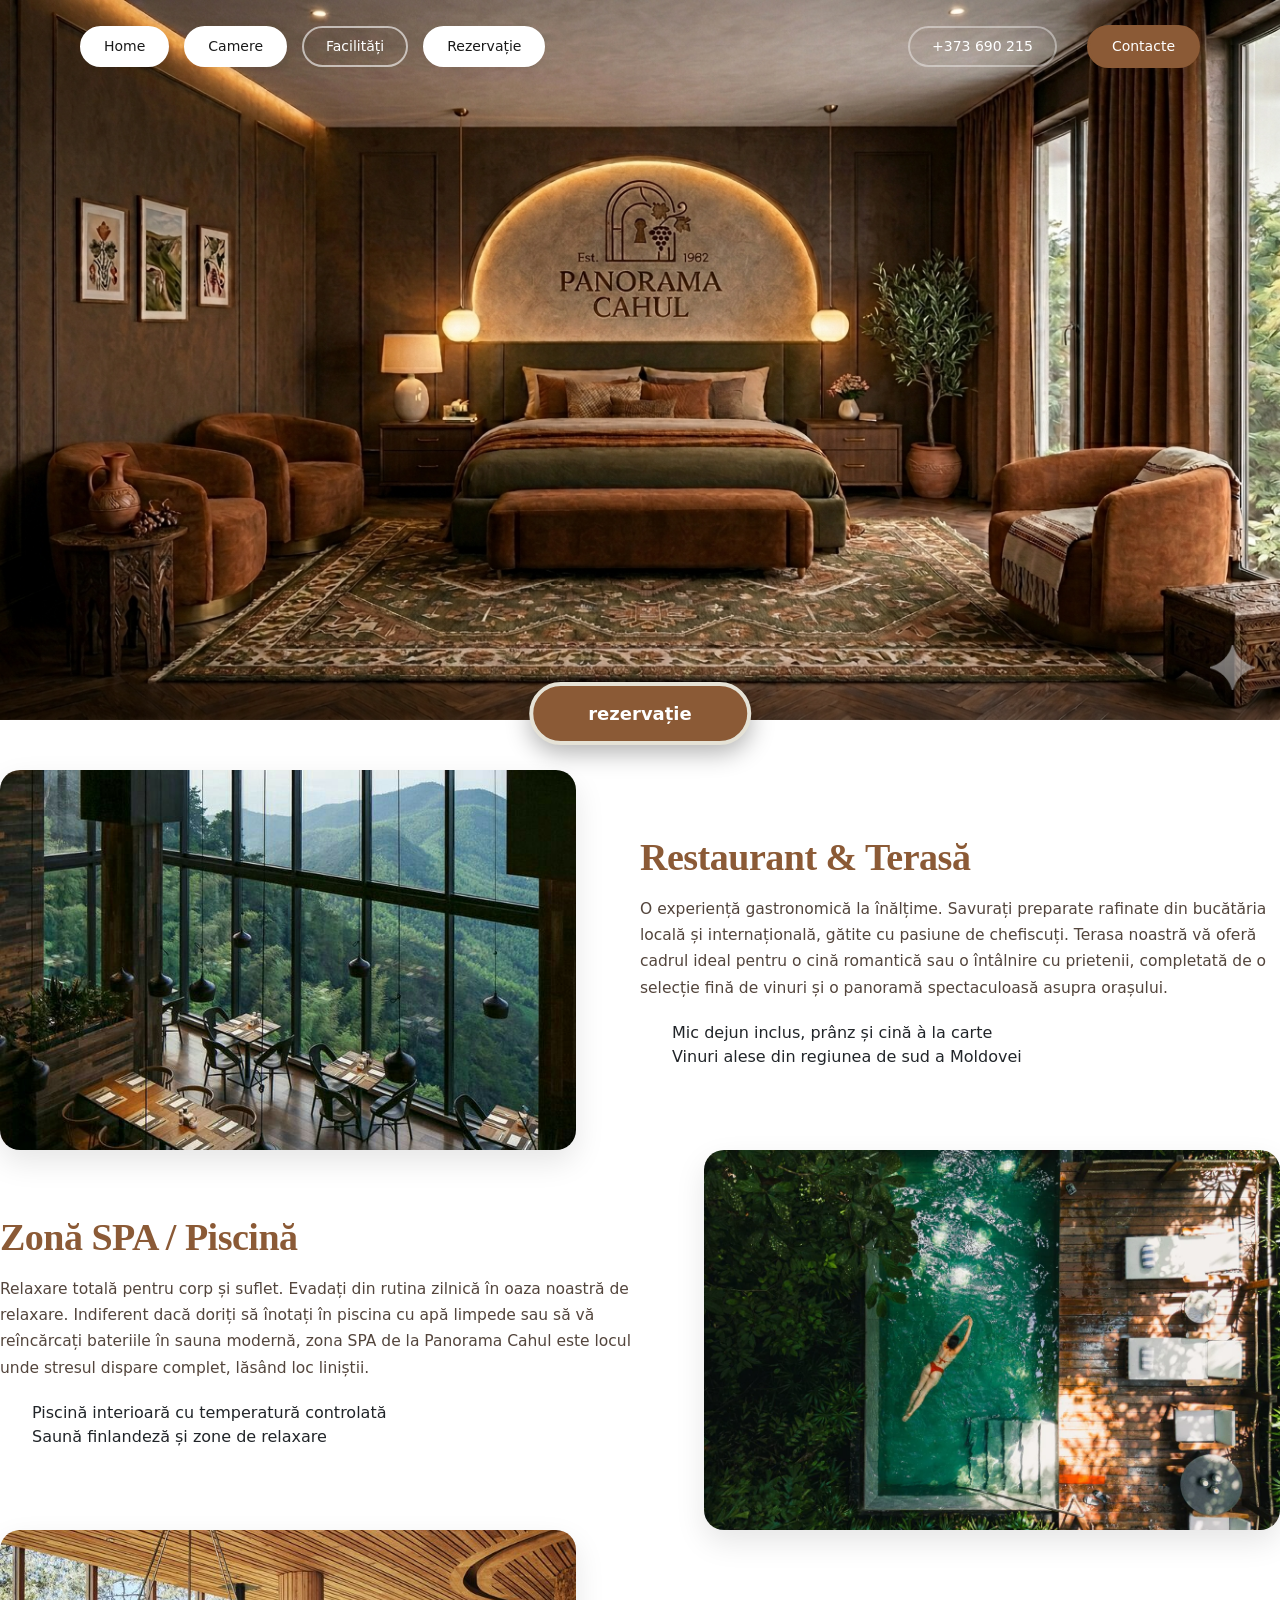
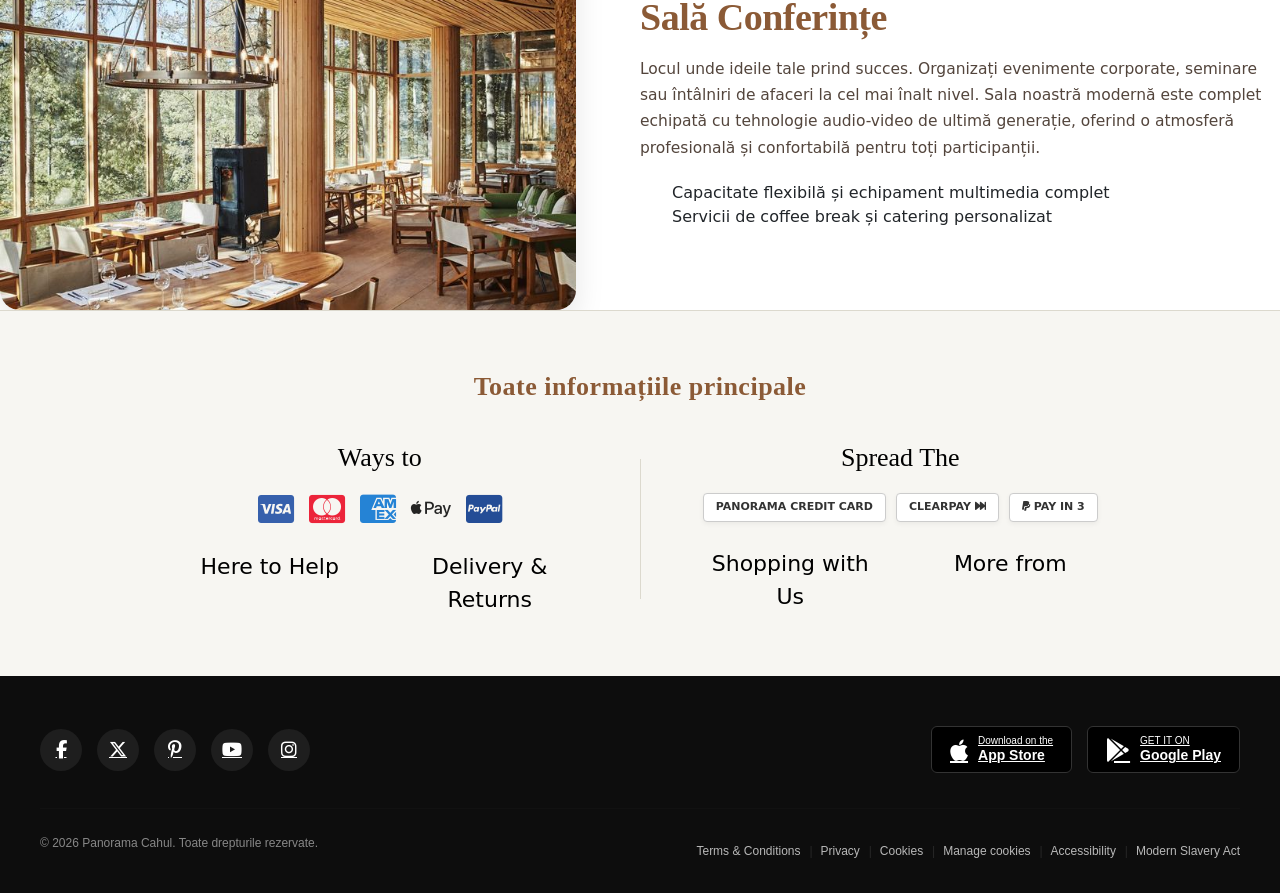
<file: pages/facilitati.html>
<!DOCTYPE html>
<html lang="ro">
<head>
    <meta name="viewport" content="width=device-width, initial-scale=1.0">
    <meta charset="UTF-8">
    <title>Panorama Cahul - Facilități</title>
    <link rel="stylesheet" href="../css/style.css">
    <link rel="stylesheet" href="https://cdnjs.cloudflare.com/ajax/libs/font-awesome/6.4.0/css/all.min.css">
    <link href="https://cdn.jsdelivr.net/npm/bootstrap@5.3.2/dist/css/bootstrap.min.css" rel="stylesheet">
    
    <style>
        .nav-links a, .nav-right a, .hero-cta-wrapper a, .info-links-grid a, .legal-links a {
            text-decoration: none !important;
        }

        #contactModal .modal-content {
            background-color: #2b1f17 !important;
            border: 1px solid #8d6e53 !important;
            color: #ffffff !important;
        }
        #contactModal .modal-header {
            border-bottom: 1px solid #4a3629 !important;
            background-color: #201610 !important;
        }
        #contactModal .modal-footer {
            border-top: 1px solid #4a3629 !important;
            background-color: #201610 !important;
        }
        #contactModal .text-muted { color: #c5b3a6 !important; }
        #contactModal .text-dark { color: #ffffff !important; }
        #contactModal .bg-light { background-color: #3d2d22 !important; }
        #contactModal .modal-body i { color: #d4af37 !important; }
        #contactModal .btn-custom-outline {
            border: 1px solid #8d6e53;
            color: #ffffff;
            background: transparent;
        }
        #contactModal .btn-custom-outline:hover { background: #4a3629; color: #ffffff; }
        #contactModal .btn-custom-filled {
            background-color: #8d6e53;
            color: #ffffff;
            border: none;
        }
        #contactModal .btn-custom-filled:hover { background-color: #705640; color: #ffffff; }

        .burger-menu {
    display: none;
    cursor: pointer;
    flex-direction: column;
    justify-content: center;
    align-items: center;
    gap: 5px;
    width: 90px;
    height: 35px;
    z-index: 1500;
    margin: 10px auto 0 auto;

    background-color: rgba(25, 18, 14, 0.65);
    border: 1px solid rgba(255, 255, 255, 0.25);
    border-radius: 50px;
    backdrop-filter: blur(12px) saturate(120%);
    -webkit-backdrop-filter: blur(12px) saturate(120%);
    padding: 0 18px;
    transition: all 0.2s ease;
}

.burger-menu:hover {
    background-color: rgba(25, 18, 14, 0.85);
    border-color: rgba(255, 255, 255, 0.4);
}
        
        .burger-menu span {
    display: block;
    height: 2px;
    width: 22px;
    background-color: #ffffff;
    transition: all 0.3s ease-in-out;
}

        @media (min-width: 992px) {
            .nav-container {
                display: flex;
                justify-content: space-between;
                align-items: center;
            }
            .nav-links { order: 1; }
            .nav-right  { order: 2; }
        }

        @media (max-width: 991px) {
            .burger-menu { display: flex; }

            .nav-container {
                display: flex;
                flex-direction: column;
                align-items: center;
                width: 100%;
                position: relative;
                padding-top: 15px;
            }

            .nav-right {
                display: flex;
                justify-content: center;
                gap: 15px;
                width: 100%;
                margin-bottom: 5px;
                order: 1;
            }

            .burger-menu { order: 2; }

            .nav-links {
                display: flex;
                flex-direction: column;
                align-items: center;
                width: 100%;
                max-width: 90%;
                margin: 20px auto 0 auto;
                gap: 12px;
                order: 3;

                max-height: 0;
                opacity: 0;
                overflow: hidden;
                transition: max-height 0.45s cubic-bezier(0.4, 0, 0.2, 1), opacity 0.3s ease;
            }

            .nav-links a {
                display: block;
                width: 100%;
                padding: 14px 0;
                text-align: center;
                color: #ffffff !important;
                font-weight: bold;
                font-size: 16px;
                background-color: rgba(25, 18, 14, 0.65) !important;
                border: 1px solid rgba(255, 255, 255, 0.15);
                border-radius: 50px;
                backdrop-filter: blur(12px) saturate(120%);
                -webkit-backdrop-filter: blur(12px) saturate(120%);
                transition: all 0.2s ease;
            }

            .nav-links a.active,
            .nav-links a:hover {
                background-color: rgba(25, 18, 14, 0.85) !important;
                border-color: rgba(255, 255, 255, 0.35);
            }

            .nav-links.active {
                max-height: 350px;
                opacity: 1;
            }

            .burger-menu.open span:nth-child(1) { transform: translateY(7px) rotate(45deg); }
            .burger-menu.open span:nth-child(2) { opacity: 0; }
            .burger-menu.open span:nth-child(3) { transform: translateY(-7px) rotate(-45deg); }
        }
    </style>
</head>
<body>

<header class="main-header">
    <nav class="nav-container">

        <div class="nav-right">
            <a href="#" class="phone-link" data-bs-toggle="modal" data-bs-target="#contactModal">+373 690 215</a>
            <a href="contacte.html" class="btn-contact">Contacte</a>
        </div>

        <div class="burger-menu" id="burgerToggle">
            <span></span>
            <span></span>
            <span></span>
        </div>

        <div class="nav-links" id="navLinks">
            <a href="../index.html">Home</a>
            <a href="./camere.html">Camere</a>
            <a href="./facilitati.html" class="active">Facilități</a>
            <a href="./rezervatie.html">Rezervație</a>
        </div>

    </nav>
</header>

<main>
    <section class="hero-block">
        <div class="hero-logo-wrapper"></div>
        <div class="hero-cta-wrapper">
            <a href="rezervatie.html" class="btn-reserve">rezervație</a>
        </div>
    </section>

    <section class="facilities-section">
        
        <div class="facility-row">
            <div class="facility-image">
                <img src="../assets/images/restau.jpg" alt="Restaurant & Terasă">
            </div>
            <div class="facility-text">
                <h2>Restaurant & Terasă</h2>
                <p>O experiență gastronomică la înălțime. Savurați preparate rafinate din bucătăria locală și internațională, gătite cu pasiune de chefiscuți. Terasa noastră vă oferă cadrul ideal pentru o cină romantică sau o întâlnire cu prietenii, completată de o selecție fină de vinuri și o panoramă spectaculoasă asupra orașului.</p>
                <ul>
                    <li>Mic dejun inclus, prânz și cină à la carte</li>
                    <li>Vinuri alese din regiunea de sud a Moldovei</li>
                </ul>
            </div>
        </div>

        <div class="facility-row reverse">
            <div class="facility-image">
                <img src="../assets/images/pool.webp" alt="Zonă SPA / Piscină">
            </div>
            <div class="facility-text">
                <h2>Zonă SPA / Piscină</h2>
                <p>Relaxare totală pentru corp și suflet. Evadați din rutina zilnică în oaza noastră de relaxare. Indiferent dacă doriți să înotați în piscina cu apă limpede sau să vă reîncărcați bateriile în sauna modernă, zona SPA de la Panorama Cahul este locul unde stresul dispare complet, lăsând loc liniștii.</p>
                <ul>
                    <li>Piscină interioară cu temperatură controlată</li>
                    <li>Saună finlandeză și zone de relaxare</li>
                </ul>
            </div>
        </div>

        <div class="facility-row">
            <div class="facility-image">
                <img src="../assets/images/sal.jpg" alt="Sală Conferințe">
            </div>
            <div class="facility-text">
                <h2>Sală Conferințe</h2>
                <p>Locul unde ideile tale prind succes. Organizați evenimente corporate, seminare sau întâlniri de afaceri la cel mai înalt nivel. Sala noastră modernă este complet echipată cu tehnologie audio-video de ultimă generație, oferind o atmosferă profesională și confortabilă pentru toți participanții.</p>
                <ul>
                    <li>Capacitate flexibilă și echipament multimedia complet</li>
                    <li>Servicii de coffee break și catering personalizat</li>
                </ul>
            </div>
        </div>

    </section>

    <section class="info-section">
        <h2 class="info-title">Toate informațiile principale</h2>
        <div class="info-container">
            <div class="info-column">
                <h3>Ways to</h3>
                <div class="payment-icons">
                    <i class="fab fa-cc-visa" style="color: #1546a0;"></i>
                    <i class="fab fa-cc-mastercard" style="color: #eb001b;"></i>
                    <i class="fab fa-cc-amex" style="color: #016fd0;"></i>
                    <i class="fab fa-apple-pay" style="color: #000000;"></i>
                    <i class="fab fa-cc-paypal" style="color: #003087;"></i>
                </div>
                <div class="info-links-grid">
                    <a href="#">Here to Help</a>
                    <a href="#">Delivery & Returns</a>
                </div>
            </div>
            <div class="vertical-divider"></div>
            <div class="info-column">
                <h3>Spread The</h3>
                <div class="promo-badges">
                    <span class="badge-text">PANORAMA CREDIT CARD</span>
                    <span class="badge-text">clearpay <i class="fas fa-fast-forward"></i></span>
                    <span class="badge-text"><i class="fab fa-paypal"></i> Pay in 3</span>
                </div>
                <div class="info-links-grid">
                    <a href="#">Shopping with Us</a>
                    <a href="#">More from</a>
                </div>
            </div>
        </div>
    </section>
</main>

<footer>
    <div class="footer-container">
        <div class="footer-top-row">
            <div class="social-links">
                <a href="#"><i class="fab fa-facebook-f"></i></a>
                <a href="#"><i class="fab fa-x-twitter"></i></a>
                <a href="#"><i class="fab fa-pinterest-p"></i></a>
                <a href="#"><i class="fab fa-youtube"></i></a>
                <a href="#"><i class="fab fa-instagram"></i></a>
            </div>
            <div class="app-stores">
                <a href="#" class="store-btn"><i class="fab fa-apple"></i> <span>Download on the<br><b>App Store</b></span></a>
                <a href="#" class="store-btn"><i class="fab fa-google-play"></i> <span>GET IT ON<br><b>Google Play</b></span></a>
            </div>
        </div>
        <hr class="footer-line">
        <div class="footer-bottom-row">
            <p class="copyright">© 2026 Panorama Cahul. Toate drepturile rezervate.</p>
            <div class="legal-links">
                <a href="#">Terms & Conditions</a>
                <a href="#">Privacy</a>
                <a href="#">Cookies</a>
                <a href="#">Manage cookies</a>
                <a href="#">Accessibility</a>
                <a href="#">Modern Slavery Act</a>
            </div>
        </div>
    </div>
</footer>

<div class="modal fade" id="contactModal" tabindex="-1" aria-labelledby="contactModalLabel" aria-hidden="true">
  <div class="modal-dialog modal-dialog-centered">
    <div class="modal-content">
      <div class="modal-header">
        <h5 class="modal-title" id="contactModalLabel"><i class="fas fa-hotel me-2"></i> Contacte Panorama Cahul</h5>
        <button type="button" class="btn-close btn-close-white" data-bs-dismiss="modal" aria-label="Close"></button>
      </div>
      <div class="modal-body p-4">
        <p class="text-muted mb-4">Suntem la dispoziția dumneavoastră pentru orice detalii sau rezervări directe.</p>
        <div class="d-flex align-items-center mb-3">
            <div class="bg-light p-3 rounded-circle me-3">
                <i class="fas fa-phone-alt fa-lg"></i>
            </div>
            <div>
                <small class="text-muted d-block">Let's Talk / Telefon</small>
                <a href="tel:+373690215" class="text-decoration-none fw-bold fs-5 text-dark" style="color:#ffffff !important;">+373 690 215</a>
            </div>
        </div>
        <div class="d-flex align-items-center mb-3">
            <div class="bg-light p-3 rounded-circle me-3">
                <i class="fas fa-envelope fa-lg"></i>
            </div>
            <div>
                <small class="text-muted d-block">E-mail</small>
                <a href="mailto:info@panoramacahul.md" class="text-decoration-none fw-bold text-dark" style="color:#ffffff !important;">info@panoramacahul.md</a>
            </div>
        </div>
        <div class="d-flex align-items-center">
            <div class="bg-light p-3 rounded-circle me-3">
                <i class="fas fa-map-marker-alt fa-lg"></i>
            </div>
            <div>
                <small class="text-muted d-block">Adresă Complex</small>
                <span class="fw-bold text-dark">Mun. Cahul, Republica Moldova</span>
            </div>
        </div>
      </div>
      <div class="modal-footer">
        <button type="button" class="btn btn-custom-outline" data-bs-dismiss="modal">Închide</button>
        <a href="tel:+373690215" class="btn btn-custom-filled"><i class="fas fa-phone me-1"></i> Apeleză Acum</a>
      </div>
    </div>
  </div>
</div>

<script>
    document.addEventListener('DOMContentLoaded', () => {
        const burger   = document.getElementById('burgerToggle');
        const navLinks = document.getElementById('navLinks');

        burger.addEventListener('click', () => {
            burger.classList.toggle('open');
            navLinks.classList.toggle('active');
        });

        document.querySelectorAll('#navLinks a').forEach(link => {
            link.addEventListener('click', () => {
                burger.classList.remove('open');
                navLinks.classList.remove('active');
            });
        });
    });
</script>

<script src="https://cdn.jsdelivr.net/npm/bootstrap@5.3.2/dist/js/bootstrap.bundle.min.js"></script>

</body>
</html>
</file>
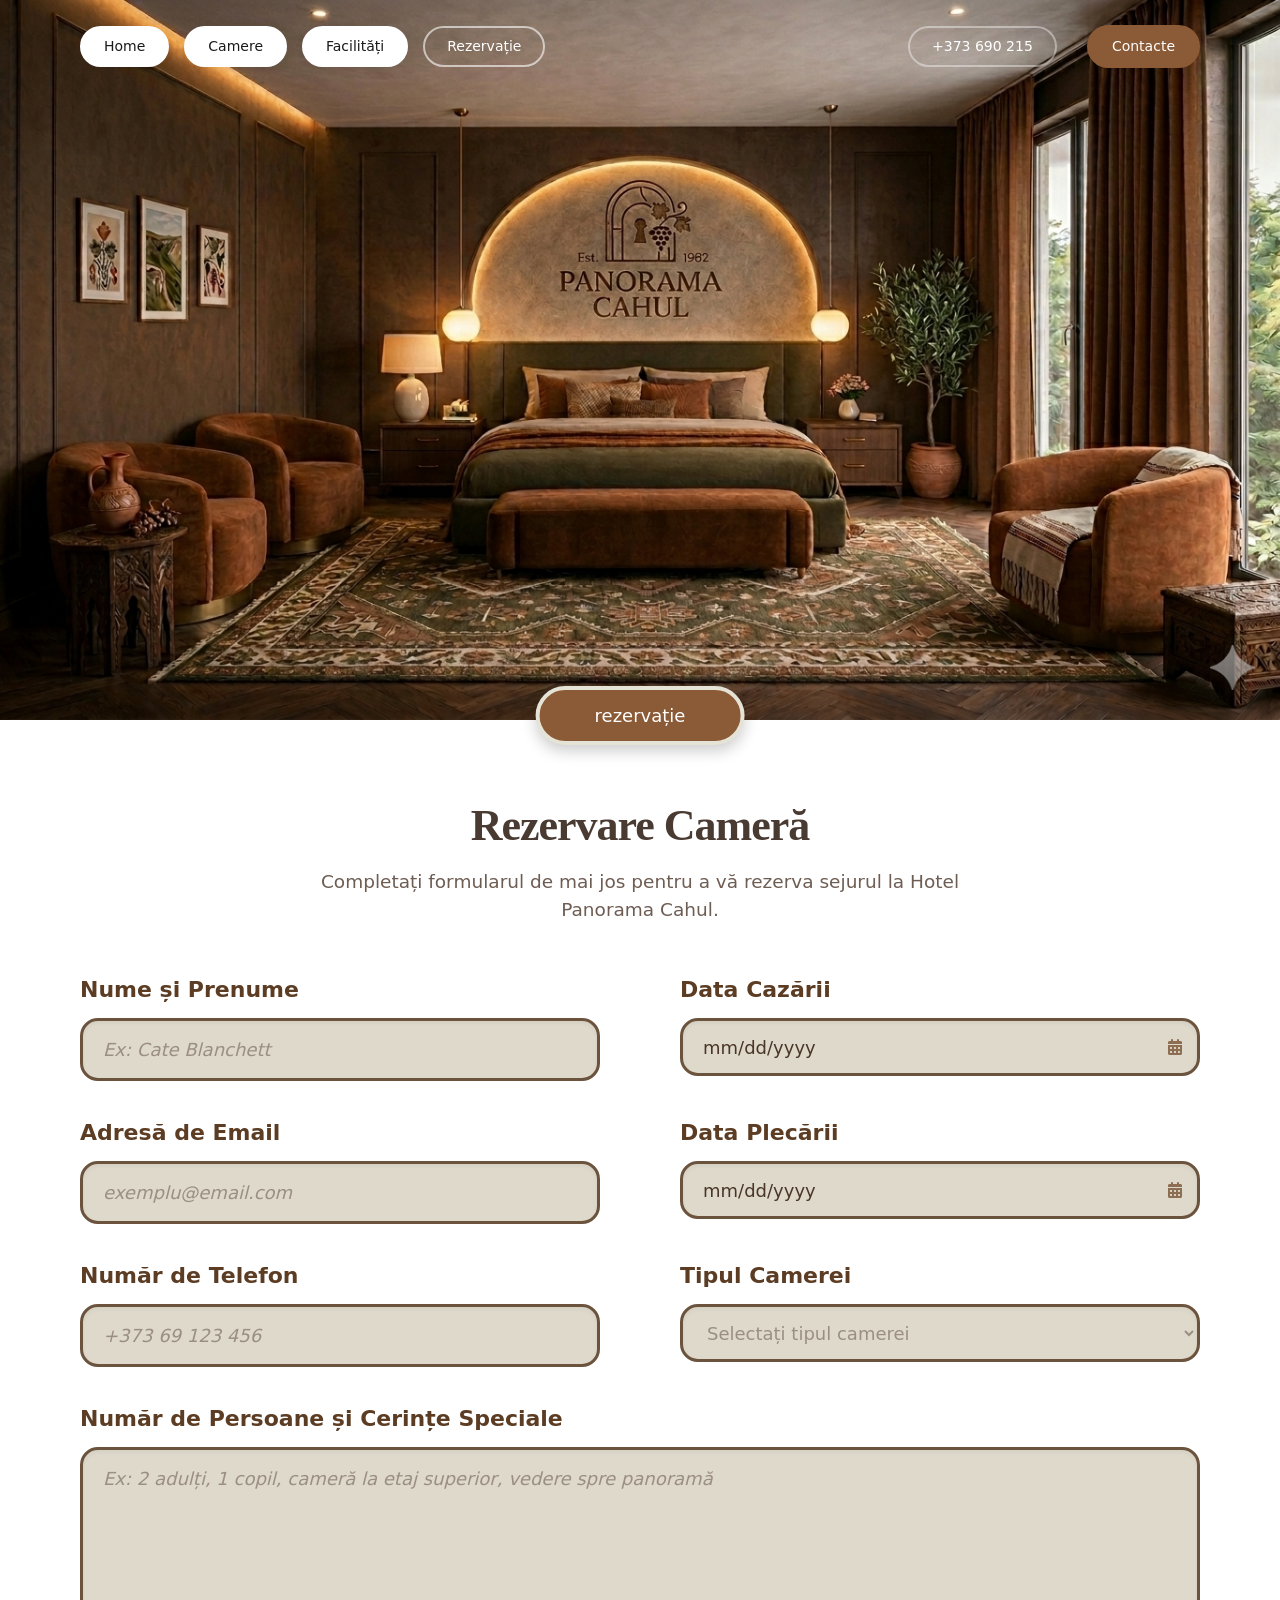
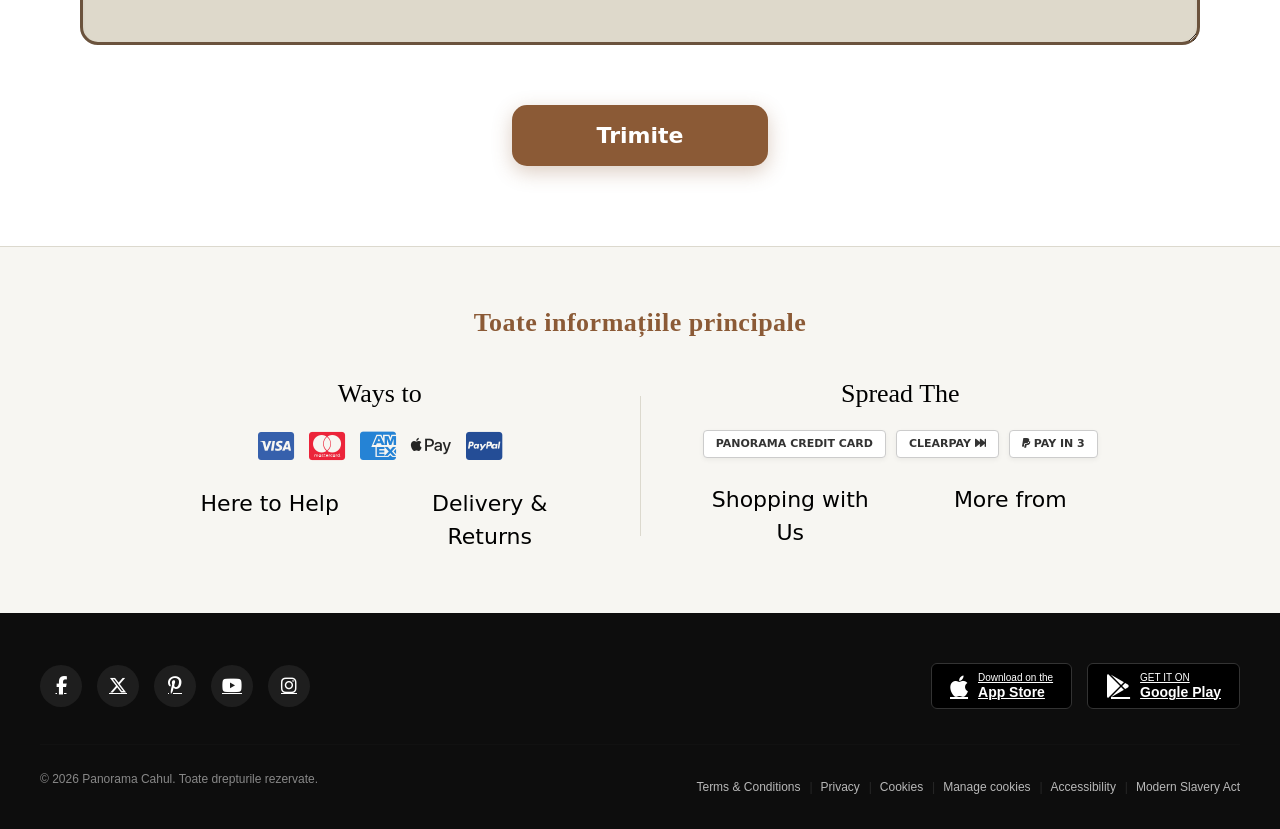
<file: pages/rezervatie.html>
<!DOCTYPE html>
<html lang="ro">
<head>
    <meta charset="UTF-8">
    <meta name="viewport" content="width=device-width, initial-scale=1.0">
    <title>Rezervare Cameră - Hotel Panorama</title>
    <link rel="stylesheet" href="../css/style.css">
    <link rel="stylesheet" href="https://cdnjs.cloudflare.com/ajax/libs/font-awesome/6.4.0/css/all.min.css">
    <link href="https://cdn.jsdelivr.net/npm/bootstrap@5.3.2/dist/css/bootstrap.min.css" rel="stylesheet">
    
    <style>
        .nav-links a, .nav-right a, .hero-cta-wrapper a, .info-links-grid a, .legal-links a {
            text-decoration: none !important;
        }

        #contactModal .modal-content {
            background-color: #2b1f17 !important;
            border: 1px solid #8d6e53 !important;
            color: #ffffff !important;
        }
        #contactModal .modal-header {
            border-bottom: 1px solid #4a3629 !important;
            background-color: #201610 !important;
        }
        #contactModal .modal-footer {
            border-top: 1px solid #4a3629 !important;
            background-color: #201610 !important;
        }
        #contactModal .text-muted { color: #c5b3a6 !important; }
        #contactModal .text-dark { color: #ffffff !important; }
        #contactModal .bg-light { background-color: #3d2d22 !important; }
        #contactModal .modal-body i { color: #d4af37 !important; }
        #contactModal .btn-custom-outline {
            border: 1px solid #8d6e53;
            color: #ffffff;
            background: transparent;
        }
        #contactModal .btn-custom-outline:hover { background: #4a3629; color: #ffffff; }
        #contactModal .btn-custom-filled {
            background-color: #8d6e53;
            color: #ffffff;
            border: none;
        }
        #contactModal .btn-custom-filled:hover { background-color: #705640; color: #ffffff; }

        .burger-menu {
    display: none;
    cursor: pointer;
    flex-direction: column;
    justify-content: center;
    align-items: center;
    gap: 5px;
    width: 90px;
    height: 35px;
    z-index: 1500;
    margin: 10px auto 0 auto;

    background-color: rgba(25, 18, 14, 0.65);
    border: 1px solid rgba(255, 255, 255, 0.25);
    border-radius: 50px;
    backdrop-filter: blur(12px) saturate(120%);
    -webkit-backdrop-filter: blur(12px) saturate(120%);
    padding: 0 18px;
    transition: all 0.2s ease;
}

.burger-menu:hover {
    background-color: rgba(25, 18, 14, 0.85);
    border-color: rgba(255, 255, 255, 0.4);
}
        
        .burger-menu span {
    display: block;
    height: 2px;
    width: 22px;
    background-color: #ffffff;
    transition: all 0.3s ease-in-out;
}

        @media (min-width: 992px) {
            .nav-container {
                display: flex;
                justify-content: space-between;
                align-items: center;
            }
            .nav-links { order: 1; }
            .nav-right  { order: 2; }
        }

        @media (max-width: 991px) {
            .burger-menu { display: flex; }

            .nav-container {
                display: flex;
                flex-direction: column;
                align-items: center;
                width: 100%;
                position: relative;
                padding-top: 15px;
            }

            .nav-right {
                display: flex;
                justify-content: center;
                gap: 15px;
                width: 100%;
                margin-bottom: 5px;
                order: 1;
            }

            .burger-menu { order: 2; }

            .nav-links {
                display: flex;
                flex-direction: column;
                align-items: center;
                width: 100%;
                max-width: 90%;
                margin: 20px auto 0 auto;
                gap: 12px;
                order: 3;

                max-height: 0;
                opacity: 0;
                overflow: hidden;
                transition: max-height 0.45s cubic-bezier(0.4, 0, 0.2, 1), opacity 0.3s ease;
            }

            .nav-links a {
                display: block;
                width: 100%;
                padding: 14px 0;
                text-align: center;
                color: #ffffff !important;
                font-weight: bold;
                font-size: 16px;
                background-color: rgba(25, 18, 14, 0.65) !important;
                border: 1px solid rgba(255, 255, 255, 0.15);
                border-radius: 50px;
                backdrop-filter: blur(12px) saturate(120%);
                -webkit-backdrop-filter: blur(12px) saturate(120%);
                transition: all 0.2s ease;
            }

            .nav-links a.active,
            .nav-links a:hover {
                background-color: rgba(25, 18, 14, 0.85) !important;
                border-color: rgba(255, 255, 255, 0.35);
            }

            .nav-links.active {
                max-height: 350px;
                opacity: 1;
            }

            .burger-menu.open span:nth-child(1) { transform: translateY(7px) rotate(45deg); }
            .burger-menu.open span:nth-child(2) { opacity: 0; }
            .burger-menu.open span:nth-child(3) { transform: translateY(-7px) rotate(-45deg); }
        }
    </style>
</head>
<body>

    <header class="main-header">
        <nav class="nav-container">

            <div class="nav-right">
                <a href="#" class="phone-link" data-bs-toggle="modal" data-bs-target="#contactModal">+373 690 215</a>
                <a href="contacte.html" class="btn-contact">Contacte</a>
            </div>

            <div class="burger-menu" id="burgerToggle">
                <span></span>
                <span></span>
                <span></span>
            </div>

            <div class="nav-links" id="navLinks">
                <a href="../index.html">Home</a>
                <a href="camere.html">Camere</a>
                <a href="facilitati.html">Facilități</a>
                <a href="rezervatie.html" class="active">Rezervație</a>
            </div>

        </nav>
    </header>

    <section class="hero-block" style="background-image: url('../assets/images/hotel-hero.png');">
        <div class="hero-cta-wrapper">
            <div class="header-badge">rezervație</div>
        </div>
    </section>

    <main class="booking-container">
        
        <div class="booking-intro">
            <h1>Rezervare Cameră</h1>
            <p>Completați formularul de mai jos pentru a vă rezerva sejurul la Hotel Panorama Cahul.</p>
        </div>

        <form class="booking-form" id="bookingForm" action="#" method="POST">
            <div class="form-grid">
                
                <div class="form-group">
                    <label for="full-name">Nume și Prenume</label>
                    <input type="text" id="full-name" name="name" placeholder="Ex: Cate Blanchett" required>
                </div>

                <div class="form-group">
                    <label for="check-in">Data Cazării</label>
                    <div class="date-input-wrapper">
                        <input type="date" id="check-in" name="check_in" required>
                        <i class="fas fa-calendar-alt date-icon"></i>
                    </div>
                </div>

                <div class="form-group">
                    <label for="email">Adresă de Email</label>
                    <input type="email" id="email" name="email" placeholder="exemplu@email.com" required>
                </div>

                <div class="form-group">
                    <label for="check-out">Data Plecării</label>
                    <div class="date-input-wrapper">
                        <input type="date" id="check-out" name="check_out" required>
                        <i class="fas fa-calendar-alt date-icon"></i>
                    </div>
                </div>

                <div class="form-group">
                    <label for="phone">Număr de Telefon</label>
                    <input type="tel" id="phone" name="phone" placeholder="+373 69 123 456" required>
                </div>

                <div class="form-group">
                    <label for="room-type">Tipul Camerei</label>
                    <select id="room-type" name="room_type" required>
                        <option value="" disabled selected hidden>Selectați tipul camerei</option>
                        <option value="standard">Standard Room</option>
                        <option value="deluxe">Deluxe Room</option>
                        <option value="suite">Suite Panorama</option>
                    </select>
                </div>

                <div class="form-group full-width">
                    <label for="special-requests">Număr de Persoane și Cerințe Speciale</label>
                    <textarea id="special-requests" name="requests" rows="6" placeholder="Ex: 2 adulți, 1 copil, cameră la etaj superior, vedere spre panoramă"></textarea>
                </div>
            </div>

            <div class="form-submit-container">
                <button type="submit" class="btn-submit">Trimite</button>
            </div>
        </form>

        <section class="info-section">
            <h2 class="info-title">Toate informațiile principale</h2>
            <div class="info-container">
                <div class="info-column">
                    <h3>Ways to</h3>
                    <div class="payment-icons">
                        <i class="fab fa-cc-visa" style="color: #1546a0;"></i>
                        <i class="fab fa-cc-mastercard" style="color: #eb001b;"></i>
                        <i class="fab fa-cc-amex" style="color: #016fd0;"></i>
                        <i class="fab fa-apple-pay" style="color: #000000;"></i>
                        <i class="fab fa-cc-paypal" style="color: #003087;"></i>
                    </div>
                    <div class="info-links-grid">
                        <a href="#">Here to Help</a>
                        <a href="#">Delivery & Returns</a>
                    </div>
                </div>
                <div class="vertical-divider"></div>
                <div class="info-column">
                    <h3>Spread The</h3>
                    <div class="promo-badges">
                        <span class="badge-text">PANORAMA CREDIT CARD</span>
                        <span class="badge-text">clearpay <i class="fas fa-fast-forward"></i></span>
                        <span class="badge-text"><i class="fab fa-paypal"></i> Pay in 3</span>
                    </div>
                    <div class="info-links-grid">
                        <a href="#">Shopping with Us</a>
                        <a href="#">More from</a>
                    </div>
                </div>
            </div>
        </section>
    </main>

    <footer>
        <div class="footer-container">
            <div class="footer-top-row">
                <div class="social-links">
                    <a href="#"><i class="fab fa-facebook-f"></i></a>
                    <a href="#"><i class="fab fa-x-twitter"></i></a>
                    <a href="#"><i class="fab fa-pinterest-p"></i></a>
                    <a href="#"><i class="fab fa-youtube"></i></a>
                    <a href="#"><i class="fab fa-instagram"></i></a>
                </div>
                <div class="app-stores">
                    <a href="#" class="store-btn"><i class="fab fa-apple"></i> <span>Download on the<br><b>App Store</b></span></a>
                    <a href="#" class="store-btn"><i class="fab fa-google-play"></i> <span>GET IT ON<br><b>Google Play</b></span></a>
                </div>
            </div>
            <hr class="footer-line">
            <div class="footer-bottom-row">
                <p class="copyright">© 2026 Panorama Cahul. Toate drepturile rezervate.</p>
                <div class="legal-links">
                    <a href="#">Terms & Conditions</a>
                    <a href="#">Privacy</a>
                    <a href="#">Cookies</a>
                    <a href="#">Manage cookies</a>
                    <a href="#">Accessibility</a>
                    <a href="#">Modern Slavery Act</a>
                </div>
            </div>
        </div>
    </footer>

    <div class="modal fade" id="contactModal" tabindex="-1" aria-labelledby="contactModalLabel" aria-hidden="true">
      <div class="modal-dialog modal-dialog-centered">
        <div class="modal-content">
          <div class="modal-header">
            <h5 class="modal-title" id="contactModalLabel"><i class="fas fa-hotel me-2"></i> Contacte Panorama Cahul</h5>
            <button type="button" class="btn-close btn-close-white" data-bs-dismiss="modal" aria-label="Close"></button>
          </div>
          <div class="modal-body p-4">
            <p class="text-muted mb-4">Suntem la dispoziția dumneavoastră pentru orice detalii sau rezervări directe.</p>
            <div class="d-flex align-items-center mb-3">
                <div class="bg-light p-3 rounded-circle me-3">
                    <i class="fas fa-phone-alt fa-lg"></i>
                </div>
                <div>
                    <small class="text-muted d-block">Let's Talk / Telefon</small>
                    <a href="tel:+373690215" class="text-decoration-none fw-bold fs-5 text-dark" style="color:#ffffff !important;">+373 690 215</a>
                </div>
            </div>
            <div class="d-flex align-items-center mb-3">
                <div class="bg-light p-3 rounded-circle me-3">
                    <i class="fas fa-envelope fa-lg"></i>
                </div>
                <div>
                    <small class="text-muted d-block">E-mail</small>
                    <a href="mailto:info@panoramacahul.md" class="text-decoration-none fw-bold text-dark" style="color:#ffffff !important;">info@panoramacahul.md</a>
                </div>
            </div>
            <div class="d-flex align-items-center">
                <div class="bg-light p-3 rounded-circle me-3">
                    <i class="fas fa-map-marker-alt fa-lg"></i>
                </div>
                <div>
                    <small class="text-muted d-block">Adresă Complex</small>
                    <span class="fw-bold text-dark">Mun. Cahul, Republica Moldova</span>
                </div>
            </div>
          </div>
          <div class="modal-footer">
            <button type="button" class="btn btn-custom-outline" data-bs-dismiss="modal">Închide</button>
            <a href="tel:+373690215" class="btn btn-custom-filled"><i class="fas fa-phone me-1"></i> Apeleză Acum</a>
          </div>
        </div>
      </div>
    </div>

    <script src="https://cdn.jsdelivr.net/npm/bootstrap@5.3.2/dist/js/bootstrap.bundle.min.js"></script>

    <script>
        document.addEventListener('DOMContentLoaded', () => {
            const burger   = document.getElementById('burgerToggle');
            const navLinks = document.getElementById('navLinks');

            burger.addEventListener('click', () => {
                burger.classList.toggle('open');
                navLinks.classList.toggle('active');
            });

            document.querySelectorAll('#navLinks a').forEach(link => {
                link.addEventListener('click', () => {
                    burger.classList.remove('open');
                    navLinks.classList.remove('active');
                });
            });
        });
    </script>

    <script>
        document.getElementById('bookingForm').addEventListener('submit', function(e) {
            e.preventDefault();

            const submitBtn = this.querySelector('.btn-submit');
            submitBtn.textContent = 'Se trimite...';
            submitBtn.disabled = true;

            const url = 'https://script.google.com/macros/s/AKfycbzIOHKVIbqIYCB9Q9if5VBfh8BwCaEWlJakWC2RkgRrAPYq1X_-GPNh86pgk6YpAISXaQ/exec';

            const payload = {
                name: document.getElementById('full-name').value.trim(),
                checkin: document.getElementById('check-in').value,
                email: document.getElementById('email').value.trim(),
                checkout: document.getElementById('check-out').value,
                phone: document.getElementById('phone').value.trim(),
                roomType: document.getElementById('room-type').value,
                guests: document.getElementById('special-requests').value.trim()
            };

            fetch(url, {
                method: 'POST',
                headers: { 'Content-Type': 'text/plain' },
                body: JSON.stringify(payload)
            })
            .then(response => response.text())
            .then(() => {
                alert('Rezervarea a fost trimisă cu succes!');
                this.reset();
            })
            .catch(error => {
                console.error('Error:', error);
                alert('Rezervarea a fost trimisă! Verificați tabela.');
                this.reset();
            })
            .finally(() => {
                submitBtn.textContent = 'Trimite';
                submitBtn.disabled = false;
            });
        });
    </script>

</body>
</html>
</file>
<file: css/style.css>
/* ===== GLOBAL / RESET ===== */

* {
    margin: 0;
    padding: 0;
    box-sizing: border-box;
}

body {
    font-family: 'Segoe UI', Tahoma, Geneva, Verdana, sans-serif;
    background-color: #e5e2d6;
    color: #4a3b32;
    line-height: 1.6;
    overflow-x: hidden;
    -webkit-font-smoothing: antialiased;
    -moz-osx-font-smoothing: grayscale;
}

a {
    text-decoration: none;
    color: inherit;
    transition: color 0.3s ease, background-color 0.3s ease, border-color 0.3s ease, transform 0.2s ease;
}

ul {
    list-style-type: none;
}

/* ===== HEADER / NAV (all pages) ===== */

.main-header {
    position: absolute;
    top: 0;
    left: 0;
    width: 100%;
    padding: 25px 0;
    z-index: 10;
    background: transparent !important;
}

.nav-container {
    max-width: 1200px;
    margin: 0 auto;
    display: flex;
    justify-content: space-between;
    align-items: center;
    padding: 0 40px;
}

.nav-links {
    display: flex;
    gap: 15px;
}

.nav-links a {
    color: #1a1a1a;
    font-size: 14px;
    padding: 8px 22px;
    background-color: #ffffff;
    border: 2px solid #ffffff;
    border-radius: 30px;
    font-weight: 500;
    box-shadow: 0 4px 10px rgba(0, 0, 0, 0.05);
}

.nav-links a:hover {
    background-color: transparent;
    color: #ffffff;
    border-color: #ffffff;
    transform: translateY(-2px);
    box-shadow: 0 6px 15px rgba(255, 255, 255, 0.2);
}

.nav-links a.active {
    background-color: transparent !important; 
    color: #ffffff !important; 
    border: 2px solid rgba(255, 255, 255, 0.6) !important; 
    box-shadow: none;
}

.nav-links a.active:hover {
    border-color: #ffffff !important;
    background-color: rgba(255, 255, 255, 0.08) !important;
    transform: none;
}

.phone-link {
    display: inline-block;
    color: #ffffff !important;
    font-weight: 500;
    font-size: 14px;
    padding: 8px 22px;
    background-color: transparent !important;
    border: 2px solid rgba(255, 255, 255, 0.4);
    border-radius: 30px;
    margin-right: 25px;
}

.phone-link:hover {
    background-color: #ffffff !important;
    border-color: #ffffff !important;
    color: #1a1a1a !important;
    transform: translateY(-2px);
    box-shadow: 0 6px 15px rgba(255, 255, 255, 0.2);
}

.btn-contact {
    display: inline-block;
    color: #ffffff;
    font-size: 14px;
    padding: 8px 22px;
    background-color: #8b5a36; 
    border: 3px solid #8b5a36;
    border-radius: 30px;
    font-weight: 500;
}

.btn-contact:hover {
    background-color: transparent;
    color: #ffffff;
    border-color: #8b5a36; 
    transform: translateY(-2px);
    box-shadow: 0 6px 15px rgba(139, 90, 54, 0.3);
}

/* ===== INDEX: HERO ===== */

.hero-block {
    position: relative;
    width: 100%;
    height: 80vh;
    background: url('../assets/images/hotel-hero.png') no-repeat center center/cover;
    margin-bottom: 50px;
    box-shadow: inset 0 -120px 100px -100px rgba(0,0,0,0.5);
}

.hero-cta-wrapper {
    position: absolute;
    bottom: -25px;
    left: 50%;
    transform: translateX(-50%);
    z-index: 5;
}

.btn-reserve {
    display: inline-block;
    background-color: #8b5a36;
    color: #ffffff;
    font-size: 18px;
    font-weight: bold;
    text-transform: lowercase;
    padding: 14px 55px;
    border-radius: 40px;
    border: 4px solid #e5e2d6;
    box-shadow: 0 8px 25px rgba(0, 0, 0, 0.3);
    transition: all 0.3s cubic-bezier(0.25, 0.8, 0.25, 1);
}

.btn-reserve:hover {
    background-color: #724624;
    transform: translateY(-3px);
    box-shadow: 0 12px 30px rgba(0, 0, 0, 0.4);
}

/* ===== INDEX: ABOUT / TABS ===== */

.about-section {
    max-width: 1200px;
    margin: 80px auto;
    padding: 0 40px;
    text-align: center;
}

.about-section h2 {
    font-size: 32px;
    font-weight: bold;
    color: #362921;
    margin-bottom: 35px;
    letter-spacing: -0.5px;
}

.tabs-navigation {
    display: flex;
    justify-content: center;
    gap: 15px;
    margin-bottom: 45px;
}

.tab-btn {
    background-color: #ffffff;
    border: 2px solid #7f9a65;
    color: #362921;
    padding: 10px 35px;
    font-size: 16px;
    font-weight: 600;
    border-radius: 25px;
    cursor: pointer;
    box-shadow: 0 4px 10px rgba(0, 0, 0, 0.05);
    transition: all 0.3s ease;
}

.tab-btn.active, .tab-btn:hover {
    background-color: #7f9a65;
    color: #ffffff;
    box-shadow: 0 6px 15px rgba(127, 154, 101, 0.3);
}

.content-grid.is-istorie {
    position: relative;
    background: linear-gradient(rgba(28, 37, 20, 0.88), rgba(28, 37, 20, 0.92)), 
                url('../assets/images/hotel-ex.jpg') no-repeat center center/cover;
    padding: 50px;
    border-radius: 20px;
    display: grid;
    grid-template-columns: 1.2fr 1fr;
    gap: 40px;
    align-items: center;
    overflow: hidden;
    z-index: 1;
    box-shadow: 0 20px 40px rgba(0, 0, 0, 0.2);
}

.text-block {
    position: relative;
    z-index: 2;
    text-align: left;
}

.text-block h3 {
    font-size: 36px;
    color: #e5e2d6;
    margin-bottom: 20px;
    font-weight: bold;
}

.text-block p {
    color: #ffffff;
    font-size: 15.5px;
    line-height: 1.8;
    margin-bottom: 18px;
    opacity: 0.95;
    text-shadow: 0 2px 4px rgba(0, 0, 0, 0.3);
}

.text-block p:last-child {
    margin-bottom: 0;
}

.image-block {
    position: relative;
    z-index: 2;
    width: 100%;
    height: 100%;
    display: flex;
    align-items: center;
    justify-content: center;
}

.image-block img {
    width: 100%;
    height: 340px;
    object-fit: cover;
    border-radius: 15px;
    box-shadow: 0 20px 45px rgba(0, 0, 0, 0.5);
    border: 1px solid rgba(255, 255, 255, 0.15);
    transition: transform 0.4s cubic-bezier(0.25, 0.8, 0.25, 1);
}

.content-grid.is-istorie:hover .image-block img {
    transform: scale(1.02);
}

/* ===== INDEX: OFFERS ===== */

.offers-section {
    max-width: 1200px;
    margin: 80px auto;
    padding: 0 20px;
    text-align: center;
}

.offers-section h2 {
    font-size: 30px;
    margin-bottom: 40px;
    color: #362921;
    font-weight: bold;
}

.offers-grid {
    display: grid;
    grid-template-columns: repeat(auto-fit, minmax(300px, 1fr));
    gap: 25px;
}

.offer-card {
    border-radius: 15px;
    overflow: hidden;
    height: 350px;
    box-shadow: 0 8px 20px rgba(0,0,0,0.06);
    transition: transform 0.3s cubic-bezier(0.25, 0.8, 0.25, 1), box-shadow 0.3s ease;
}

.offer-card:hover {
    transform: translateY(-5px);
    box-shadow: 0 15px 30px rgba(0,0,0,0.12);
}

.offer-card.text-card {
    background-color: #ffffff;
    padding: 35px;
    text-align: left;
    display: flex;
    flex-direction: column;
    justify-content: center;
}

.offers-grid .offer-card:nth-child(5) {
    background-color: #7f9a65;
    color: #ffffff;
}

.text-card h3 {
    font-size: 22px;
    margin-bottom: 15px;
    font-weight: bold;
}

.text-card p {
    font-size: 14.5px;
    font-weight: bold;
    margin-bottom: 12px;
}

.text-card ul li {
    font-size: 13.5px;
    margin-bottom: 8px;
    position: relative;
    padding-left: 18px;
    opacity: 0.9;
}

.text-card ul li::before {
    content: "•";
    position: absolute;
    left: 0;
    color: #8b5a36;
    font-weight: bold;
}

.offers-grid .offer-card:nth-child(5)::before {
    color: #ffffff;
}

.offers-grid .offer-card:nth-child(5) .text-card ul li::before {
    color: #ffffff;
}

.offer-card.image-card img {
    width: 100%;
    height: 100%;
    object-fit: cover;
    transition: transform 0.5s ease;
}

.offer-card.image-card:hover img {
    transform: scale(1.05);
}

/* ===== INFO BAR (pre-footer, shared) ===== */

.info-section {
    background-color: #f7f6f2 !important;
    padding: 60px 0;
    border-top: 1px solid #dcd9ce;
    text-align: center;
    width: 100vw;
    position: relative;
    left: 50%;
    right: 50%;
    margin-left: -50vw;
    margin-right: -50vw;
    box-sizing: border-box;
}

.info-title {
    font-size: 26px;
    color: #8b5a36;
    font-weight: bold;
    margin-bottom: 40px;
    letter-spacing: 0.5px;
}

.info-container {
    max-width: 1120px;
    margin: 0 auto;
    display: flex;
    justify-content: space-between;
    align-items: flex-start;
    padding: 0 40px;
}

.info-column {
    flex: 1;
    display: flex;
    flex-direction: column;
    align-items: center;
    padding: 0 20px;
}

.info-column h3 {
    font-size: 26px;
    color: #000000;
    font-weight: 400;
    margin-bottom: 20px;
}

.payment-icons {
    display: flex;
    gap: 15px;
    font-size: 32px;
    margin-bottom: 25px;
    opacity: 0.85;
}

.promo-badges {
    display: flex;
    gap: 10px;
    margin-bottom: 25px;
}

.badge-text {
    border: 1px solid #ccc;
    padding: 5px 12px;
    font-size: 11px;
    font-weight: bold;
    background-color: #fff;
    color: #333;
    border-radius: 4px;
    text-transform: uppercase;
    box-shadow: 0 2px 5px rgba(0,0,0,0.05);
}

.info-links-grid {
    display: grid;
    grid-template-columns: 1fr 1fr;
    gap: 40px;
    width: 100%;
    max-width: 400px;
    text-align: center;
}

.info-links-grid a {
    font-size: 22px;
    color: #000000;
    font-weight: 400;
}

.info-links-grid a:hover {
    color: #8b5a36;
}

.vertical-divider {
    width: 1px;
    background-color: #dcd9ce;
    height: 140px;
    align-self: center;
}

/* ===== FOOTER (shared) ===== */

footer {
    background-color: #0d0d0d;
    color: #ffffff;
    padding: 50px 40px 25px 40px;
    font-family: Arial, sans-serif;
}

.footer-container {
    max-width: 1200px;
    margin: 0 auto;
}

.footer-top-row {
    display: flex;
    justify-content: space-between;
    align-items: center;
    margin-bottom: 35px;
}

.social-links {
    display: flex;
    gap: 15px;
}

.social-links a {
    width: 42px;
    height: 42px;
    background-color: #1e1e1e;
    color: #ffffff;
    border-radius: 50%;
    display: flex;
    align-items: center;
    justify-content: center;
    font-size: 18px;
}

.social-links a:hover {
    background-color: #8b5a36;
    transform: scale(1.1);
}

.app-stores {
    display: flex;
    gap: 15px;
}

.store-btn {
    background-color: #000;
    border: 1px solid #333;
    color: #fff;
    padding: 8px 18px;
    border-radius: 6px;
    display: flex;
    align-items: center;
    gap: 10px;
    text-align: left;
    transition: border-color 0.25s, background-color 0.25s;
}

.store-btn:hover {
    border-color: #ffffff;
    background-color: #111111;
}

.store-btn i {
    font-size: 24px;
}

.store-btn span {
    font-size: 10px;
    line-height: 1.2;
}

.store-btn b {
    font-size: 14px;
}

.footer-line {
    border: 0;
    height: 1px;
    background-color: #1f1f1f;
    margin-bottom: 25px;
}

.footer-bottom-row {
    display: flex;
    justify-content: space-between;
    align-items: center;
    flex-wrap: wrap;
    gap: 20px;
}

.copyright {
    font-size: 12px;
    opacity: 0.5;
}

.legal-links {
    display: flex;
    gap: 20px;
    flex-wrap: wrap;
}

.legal-links a {
    font-size: 12px;
    color: #ffffff;
    opacity: 0.7;
    position: relative;
}

.legal-links a:not(:last-child)::after {
    content: "|";
    position: absolute;
    right: -12px;
    color: #333;
}

.legal-links a:hover {
    opacity: 1;
    text-decoration: underline;
}

/* ===== CAMERE: PAGE ===== */

.rooms-page-container {
    max-width: 1200px;
    margin: 0 auto;
    padding: 0 40px 80px 40px;
}

.section-title-left {
    font-size: 40px;
    font-weight: bold;
    color: #8b5a36; 
    text-align: left;
    margin-bottom: 20px;
    letter-spacing: -0.5px;
}

.rooms-preview-grid {
    display: grid;
    grid-template-columns: repeat(3, 1fr);
    gap: 30px;
    margin-bottom: 70px;
}

.preview-card {
    background-color: #8b5a36; 
    border: 4px solid #8b5a36;
    border-radius: 20px;
    overflow: hidden;
    text-align: center;
    box-shadow: 0 10px 25px rgba(0, 0, 0, 0.15);
    transition: transform 0.3s cubic-bezier(0.25, 0.8, 0.25, 1), box-shadow 0.3s ease;
}

.preview-card:hover {
    transform: translateY(-6px);
    box-shadow: 0 15px 35px rgba(139, 90, 54, 0.3);
}

.preview-card img {
    width: 100%;
    height: 220px;
    object-fit: cover;
    display: block;
    border-radius: 14px 14px 0 0; 
}

.preview-card-title {
    color: #ffffff;
    font-size: 20px;
    font-weight: bold;
    padding: 15px 10px;
    letter-spacing: 0.5px;
}

.rooms-catalog-section {
    display: flex;
    flex-direction: column;
    gap: 60px;
}

.catalog-item {
    display: flex;
    flex-direction: column;
    width: 100%;
}

.room-title {
    font-size: 26px;
    color: #4a3b32;
    font-weight: bold;
    margin-bottom: 18px;
}

.room-card-detailed {
    background-color: #2b3a22; 
    border-radius: 15px;
    display: grid;
    grid-template-columns: 1fr 1.4fr; 
    overflow: hidden;
    box-shadow: 0 12px 30px rgba(0, 0, 0, 0.15);
}

.room-image-side {
    width: 100%;
    height: 100%;
    min-height: 350px; 
    max-height: 400px; 
    background-color: #3d4f33; 
    padding: 15px; 
}

.room-image-side img {
    width: 100%;
    height: 100%;
    object-fit: cover; 
    display: block;
    border-radius: 12px;
    transition: transform 0.4s ease;
}

.room-card-detailed:hover .room-image-side img {
    transform: scale(1.02);
}

.room-info-side {
    padding: 40px;
    color: #ffffff;
    display: flex;
    flex-direction: column;
    justify-content: center;
}

.room-description {
    font-size: 14.5px;
    line-height: 1.75;
    margin-bottom: 25px;
    opacity: 0.95;
}

.room-amenities p {
    font-weight: bold;
    font-size: 15px;
    margin-bottom: 12px;
    color: #e5e2d6; 
}

.room-amenities ul li {
    font-size: 14px;
    margin-bottom: 8px;
    position: relative;
    padding-left: 20px;
    opacity: 0.9;
}

.room-amenities ul li::before {
    content: "•";
    position: absolute;
    left: 0;
    color: #8b5a36; 
    font-size: 20px;
    line-height: 1;
    top: -2px;
}

.room-booking-bar {
    background-color: #1a2414; 
    border-radius: 12px;
    margin-top: 15px;
    padding: 18px 35px;
    display: flex;
    justify-content: space-between;
    align-items: center;
    box-shadow: 0 6px 15px rgba(0, 0, 0, 0.15);
}

.room-price {
    color: #ffffff;
    font-size: 18px;
    font-weight: bold;
    line-height: 1.4;
}

.room-price span {
    font-size: 13.5px;
    font-weight: normal;
    opacity: 0.75;
}

.btn-catalog-reserve {
    display: inline-block;
    background-color: #607a4a; 
    color: #ffffff;
    font-size: 16px;
    font-weight: bold;
    text-transform: lowercase;
    padding: 11px 45px;
    border-radius: 30px;
    box-shadow: 0 4px 10px rgba(0,0,0,0.15);
}

.btn-catalog-reserve:hover {
    background-color: #4f663c;
    transform: translateY(-2px);
    box-shadow: 0 6px 15px rgba(79, 102, 60, 0.3);
}

/* ===== RESPONSIVE: shared (index / camere) ===== */

@media (max-width: 992px) {
    .content-grid.is-istorie {
        grid-template-columns: 1fr;
        gap: 30px;
        padding: 30px;
    }
    
    .image-block img {
        height: 250px;
    }

    .rooms-preview-grid {
        grid-template-columns: 1fr;
        gap: 20px;
    }
    
    .room-card-detailed {
        grid-template-columns: 1fr;
    }
    
    .room-image-side {
        height: 250px;
        min-height: auto;
    }
    .info-section {
        width: auto;
        position: static;
        margin-left: -40px;
        margin-right: -40px;
    }
    .form-grid {
        column-gap: 40px;
    }
}

@media (max-width: 768px) {
    .info-container {
        flex-direction: column;
        gap: 40px;
    }
    .vertical-divider {
        display: none;
    }
    .footer-top-row {
        flex-direction: column;
        gap: 25px;
    }
    .footer-bottom-row {
        flex-direction: column;
        text-align: center;
    }
    .legal-links {
        justify-content: center;
        gap: 15px;
    }
    .legal-links a::after {
        display: none;
    }
    .nav-container {
        flex-direction: column;
        gap: 15px;
        padding: 0 20px;
    }
    
    .hero-block {
        height: 60vh;
    }
}

@media (max-width: 576px) {
    .tabs-navigation {
        flex-direction: column;
        align-items: stretch;
    }
    
    .tab-btn {
        text-align: center;
    }

    .rooms-page-container {
        padding: 0 20px 40px 20px;
    }
    
    .room-booking-bar {
        flex-direction: column;
        gap: 15px;
        text-align: center;
        padding: 15px;
    }
}

/* ===== FACILITATI: PAGE ===== */

.facilitati-container {
    max-width: 1200px;
    margin: 120px auto 40px auto; 
    padding: 0 40px;
}

.facilitati-list {
    display: flex;
    flex-direction: column;
    gap: 70px; 
    width: 100%;
}

.facility-row {
    display: flex;
    align-items: center;
    justify-content: space-between;
    gap: 50px;
    width: 100%;
}

.facility-row.reverse {
    flex-direction: row-reverse;
}

.facility-image {
    flex: 0 0 45%; 
    height: 380px; 
    overflow: hidden;
    border-radius: 20px; 
    box-shadow: 0 12px 30px rgba(0, 0, 0, 0.1);
}

.facility-image img {
    width: 100%;
    height: 100%;
    object-fit: cover; 
    display: block;
    transition: transform 0.5s ease;
}

.facility-row:hover .facility-image img {
    transform: scale(1.03);
}

.facility-text {
    flex: 0 0 50%; 
    display: flex;
    flex-direction: column;
    justify-content: center;
}

.facility-text h2 {
    font-size: 38px;
    color: #8b5a36; 
    margin: 0 0 15px 0;
    font-weight: bold;
    letter-spacing: -0.5px;
}

.facility-text p {
    font-size: 15.5px;
    line-height: 1.7;
    color: #4a3b32; 
    margin: 0 0 20px 0;
    text-align: left;
    opacity: 0.95;
}

.facility-bullets {
    list-style: none;
    padding: 0;
    margin: 0;
}

.facility-bullets li {
    font-size: 14.5px;
    line-height: 1.7;
    position: relative;
    padding-left: 20px;
    margin-bottom: 8px;
    color: #4a3b32;
    opacity: 0.9;
}

.facility-bullets li::before {
    content: "•";
    position: absolute;
    left: 0;
    color: #8b5a36; 
    font-weight: bold;
    font-size: 20px;
    top: -2px;
}

.info-divider-bar {
    width: 100vw;
    position: relative;
    left: 50%;
    right: 50%;
    margin-left: -50vw;
    margin-right: -50vw;
    background-color: #f7f6f2; 
    padding: 35px 0;
    text-align: center;
    margin-top: 60px;
    border-top: 1px solid #dcd9ce;
    border-bottom: 1px solid #dcd9ce;
}

.info-divider-bar h2 {
    font-size: 24px;
    color: #8b5a36;
    margin: 0;
    font-weight: bold;
    letter-spacing: 0.5px;
}

/* ===== RESPONSIVE: facilitati ===== */

@media (max-width: 992px) {
    .facilitati-container {
        margin-top: 160px; 
        padding: 0 20px;
    }

    .facility-row, 
    .facility-row.reverse {
        flex-direction: column; 
        gap: 25px;
    }
    
    .facility-image, 
    .facility-text {
        flex: 0 0 100%;
        width: 100%;
    }

    .facility-image {
        height: 280px; 
    }

    .facility-text h2 {
        font-size: 26px;
    }
}

/* ===== REZERVARE: PAGE ===== */

.booking-hero-bg {
    position: relative;
    width: 100%;
    height: 75vh; 
    background: url('../assets/images/hotel-hero.png') no-repeat center center/cover;
    margin-bottom: 40px;
    box-shadow: inset 0 -100px 80px -80px rgba(0,0,0,0.4);
}

.booking-hero-bg .main-header {
    position: absolute;
    top: 0;
    left: 0;
    width: 100%;
}

.header-badge-container {
    position: absolute;
    bottom: -28px; 
    left: 50%;
    transform: translateX(-50%);
    z-index: 5;
}

.header-badge {
    display: inline-block;
    background-color: #8b5a36;
    color: #ffffff;
    font-size: 18px;
    font-weight: 500;
    text-transform: lowercase;
    padding: 12px 55px;
    border-radius: 35px;
    border: 4px solid #e5e2d6; 
    box-shadow: 0 6px 15px rgba(0, 0, 0, 0.2);
}

.booking-container {
    max-width: 1200px;
    margin: 80px auto 0 auto;
    padding: 0 40px;
}

.booking-intro {
    text-align: center;
    margin-bottom: 50px;
}

.booking-intro h1 {
    font-size: 44px; 
    color: #4a3b32;
    font-weight: bold;
    margin-bottom: 15px;
    letter-spacing: -1px;
}

.booking-intro p {
    font-size: 18.5px;
    color: #6e5d53;
    max-width: 650px;
    margin: 0 auto;
}

.booking-form {
    background: transparent;
    width: 100%;
    margin-bottom: 80px;
}

.form-grid {
    display: grid;
    grid-template-columns: 1fr 1fr; 
    column-gap: 80px; 
    row-gap: 35px;
}

.form-group {
    display: flex;
    flex-direction: column;
    gap: 12px;
}

.form-group.full-width {
    grid-column: span 2;
}

.form-group label {
    font-size: 22px; 
    color: #5c3d24; 
    font-weight: bold;
}

.form-group input[type="text"],
.form-group input[type="date"],
.form-group input[type="email"],
.form-group input[type="tel"],
.form-group select,
.form-group textarea {
    width: 100%;
    background-color: #ded9cb; 
    border: 3px solid #6b533d; 
    border-radius: 18px; 
    padding: 15px 20px;
    font-size: 18px;
    color: #332720;
    font-family: inherit;
    outline: none;
    box-shadow: inset 0 2px 4px rgba(0,0,0,0.05);
    transition: all 0.25s ease;
}

.form-group select, 
.form-group input[type="date"] {
    height: 58px;
}

.form-group textarea {
    resize: vertical;
}

.form-group input:focus,
.form-group select:focus,
.form-group textarea:focus {
    border-color: #8b5a36;
    background-color: #d6cfbf;
    box-shadow: 0 0 0 4px rgba(139, 90, 54, 0.15);
}

.form-submit-container {
    display: flex;
    justify-content: center;
    margin-top: 60px;
}

.btn-submit {
    background-color: #8b5a36;
    color: #ffffff;
    font-size: 22px;
    font-weight: bold;
    padding: 14px 85px;
    border-radius: 15px; 
    border: none;
    cursor: pointer;
    box-shadow: 0 6px 20px rgba(139, 90, 54, 0.3);
    transition: all 0.25s ease;
}

.btn-submit:hover {
    background-color: #724624;
    transform: translateY(-2px);
    box-shadow: 0 10px 25px rgba(114, 70, 36, 0.4);
}

.btn-submit:active {
    transform: scale(0.98);
}

/* ===== RESPONSIVE: rezervare ===== */

@media (max-width: 868px) {
    .booking-hero-bg {
        height: 55vh;
    }
    .form-grid {
        grid-template-columns: 1fr; 
        row-gap: 25px;
    }
    .form-group.full-width {
        grid-column: span 1;
    }
    .form-group label {
        font-size: 18px;
    }
}

/* ===== CONTACT: PAGE ===== */

.contact-section-area::before {
    content: "";
    position: absolute;
    top: 0;
    left: 0;
    width: 100%;
    height: 100%;
    z-index: 0;
    pointer-events: none;
    opacity: 0.6; 
    animation: snakeFlow 16s ease-in-out infinite alternate;
}

.contact-main-container {
    max-width: 1200px;
    margin: 0 auto;
    padding: 0 40px;
}

.contact-page-title {
    font-size: 44px;
    font-weight: bold;
    text-align: center;
    color: #362921;
    margin-bottom: 10px;
    letter-spacing: -0.5px;
}

.contact-page-subtitle {
    text-align: center;
    font-size: 16.5px;
    color: #4a3b32;
    margin-bottom: 45px;
    line-height: 1.6;
    opacity: 0.9;
}

.contact-grid-layout {
    display: grid;
    grid-template-columns: 1.2fr 1fr;
    gap: 40px;
    align-items: start;
    margin-bottom: 50px;
}

.contact-inputs-form {
    display: flex;
    flex-direction: column;
    gap: 25px;
}

.inputs-inline-row {
    display: grid;
    grid-template-columns: 1fr 1fr;
    gap: 20px;
}

.input-field-group {
    display: flex;
    flex-direction: column;
    gap: 8px;
}

.input-field-group label, .triple-inputs-title {
    font-size: 18px;
    font-weight: bold;
    color: #362921;
}

.contact-inputs-form input[type="text"],
.contact-inputs-form input[type="tel"],
.contact-inputs-form input[type="number"],
.contact-inputs-form textarea {
    width: 100%;
    background-color: #ded9cb;
    border: 2px solid #5c4a3c;
    border-radius: 12px;
    padding: 14px 15px;
    font-size: 16px;
    color: #362921;
    outline: none;
    transition: all 0.25s ease;
}

.contact-inputs-form input:focus,
.contact-inputs-form textarea:focus {
    border-color: #8b5a36;
    box-shadow: 0 0 0 3px rgba(139, 90, 54, 0.15);
}

.triple-fields-row {
    display: grid;
    grid-template-columns: repeat(3, 1fr);
    gap: 15px;
}

.triple-fields-row input {
    height: 100px;
    text-align: center;
    font-size: 24px;
    font-weight: bold;
}

.submit-button-holder {
    display: flex;
    margin-top: 10px;
}

.contact-submit-btn {
    background-color: #8b5a36;
    color: #ffffff;
    font-size: 18px;
    font-weight: bold;
    padding: 14px 55px;
    border-radius: 12px;
    border: none;
    cursor: pointer;
    box-shadow: 0 5px 15px rgba(139, 90, 54, 0.25);
    transition: all 0.25s ease;
}

.contact-submit-btn:hover {
    background-color: #724624;
    transform: translateY(-2px);
    box-shadow: 0 8px 20px rgba(114, 70, 36, 0.35);
}

.contact-side-image {
    width: 100%;
    height: 100%;
}

.contact-side-image img {
    width: 100%;
    height: 100%;
    min-height: 440px;
    object-fit: cover;
    border-radius: 20px;
    box-shadow: 0 12px 30px rgba(0,0,0,0.12);
}

.nav-links a.btn-contact.active {
    background-color: transparent !important;
    color: #ffffff !important;
    border: 2px solid #8b5a36 !important;
    box-shadow: none !important;
}

/* ===== RESPONSIVE: contact ===== */

@media (max-width: 868px) {
    .contact-grid-layout {
        grid-template-columns: 1fr;
    }
    .triple-fields-row {
        grid-template-columns: 1fr;
    }
    .triple-fields-row input {
        height: 50px;
        font-size: 18px;
    }
}

.contact-map-wrapper {
    position: relative;
    width: 100%;
    height: 350px; 
    border-radius: 20px; 
    overflow: hidden;
    margin-bottom: 50px; 
    box-shadow: 0 12px 30px rgba(0,0,0,0.15);
}

.map-link {
    display: block;
    position: relative;
    width: 100%;
    height: 100%;
    cursor: pointer;
}

.contact-map-wrapper img {
    width: 100%;
    height: 100%;
    display: block;
    object-fit: cover;
    filter: brightness(0.7) contrast(1.05); 
    transition: filter 0.4s cubic-bezier(0.25, 0.8, 0.25, 1);
}

.map-overlay {
    position: absolute;
    top: 0;
    left: 0;
    width: 100%;
    height: 100%;
    display: flex;
    align-items: center;
    justify-content: center;
    opacity: 0; 
    background-color: rgba(0, 0, 0, 0.2);
    transition: opacity 0.4s ease, background-color 0.4s ease;
}

.map-overlay span {
    color: #ffffff;
    font-family: inherit;
    font-size: 16px;
    font-weight: bold;
    text-transform: uppercase;
    letter-spacing: 1px;
    background: rgba(139, 94, 60, 0.95); 
    padding: 14px 28px;
    border-radius: 30px;
    box-shadow: 0 6px 20px rgba(0,0,0,0.3);
    transition: transform 0.4s cubic-bezier(0.175, 0.885, 0.32, 1.275);
}

.map-link:hover img {
    filter: brightness(0.85) contrast(1.05); 
}

.map-link:hover .map-overlay {
    opacity: 1; 
    background-color: rgba(0, 0, 0, 0.1);
}

.map-link:hover .map-overlay span {
    transform: scale(1.05); 
}

/* ===== BACKGROUND DECOR LINES (shared) ===== */

body {
    position: relative;
    background-color: #f4f1e6;
    overflow-x: hidden;
}

body::before {
    content: "";
    position: fixed;
    top: 0;
    left: 0;
    width: 100%;
    height: 100%;
    z-index: -1;
    pointer-events: none;
    opacity: 0.25;
    background-image: 
        url("data:image/svg+xml,%3Csvg xmlns='http://www.w3.org/2000/svg' viewBox='0 0 1000 1000' preserveAspectRatio='none'%3E%3Cpath d='M-100,200 C200,100 300,400 600,200 C800,50 900,300 1200,150' fill='none' stroke='%237d6e53' stroke-width='2' stroke-linecap='round'/%3E%3C/svg%3E"),
        url("data:image/svg+xml,%3Csvg xmlns='http://www.w3.org/2000/svg' viewBox='0 0 1000 1000' preserveAspectRatio='none'%3E%3Cpath d='M-100,700 C150,550 400,850 650,600 C850,400 950,750 1200,650' fill='none' stroke='%234a5b42' stroke-width='1.5' stroke-linecap='round'/%3E%3C/svg%3E");
    background-size: 100% 100%;
    background-repeat: no-repeat;
    animation: snakeFlow 16s ease-in-out infinite alternate;
}

@keyframes snakeFlow {
    0%   { opacity: 0.05; }
    50%  { opacity: 0.3;  }
    100% { opacity: 0.08; }
}

/* ===== RESPONSIVE: mobile menu (shared) ===== */

@media (max-width: 768px) {
  .menu-container {
    flex-direction: column;
    align-items: center;
  }
  
  h1, .despre-camere-title {
    font-size: 24px;
  }
}

/* ===== BOOTSTRAP MODAL FIX (shared) ===== */

body.modal-open {
    padding-right: 0 !important;
    overflow: hidden;
}

.main-header {
    padding-right: 0 !important;
}

.modal {
    padding-right: 0 !important;
}

html {
    overflow-y: scroll;
}

/* ===== FONTS (shared) ===== */

body {
    font-family: 'Lato', sans-serif;
}
h1, h2, h3, h4, h5, h6 {
    font-family: 'Playfair Display', serif;
}








.booking-form input::placeholder,
.booking-form textarea::placeholder {
    color: rgba(74, 54, 41, 0.45);
    font-style: italic;
}


.booking-form select:required:invalid {
    color: rgba(74, 54, 41, 0.45);
}
.booking-form select option {
    color: #2b1f17;
}


.date-input-wrapper {
    position: relative;
}
.date-input-wrapper input[type="date"] {
    width: 100%;
    color: #4a3629; 
}
.date-input-wrapper input[type="date"]:placeholder-shown {
    color: rgba(74, 54, 41, 0.45); 
}


.date-input-wrapper input[type="date"]::-webkit-calendar-picker-indicator {
    opacity: 0;
    position: absolute;
    right: 0;
    top: 0;
    width: 44px;
    height: 100%;
    cursor: pointer;
}


.date-input-wrapper .date-icon {
    position: absolute;
    right: 18px;
    top: 50%;
    transform: translateY(-50%);
    color: #8d6e53;
    font-size: 16px;
    pointer-events: none; 
}
</file>
